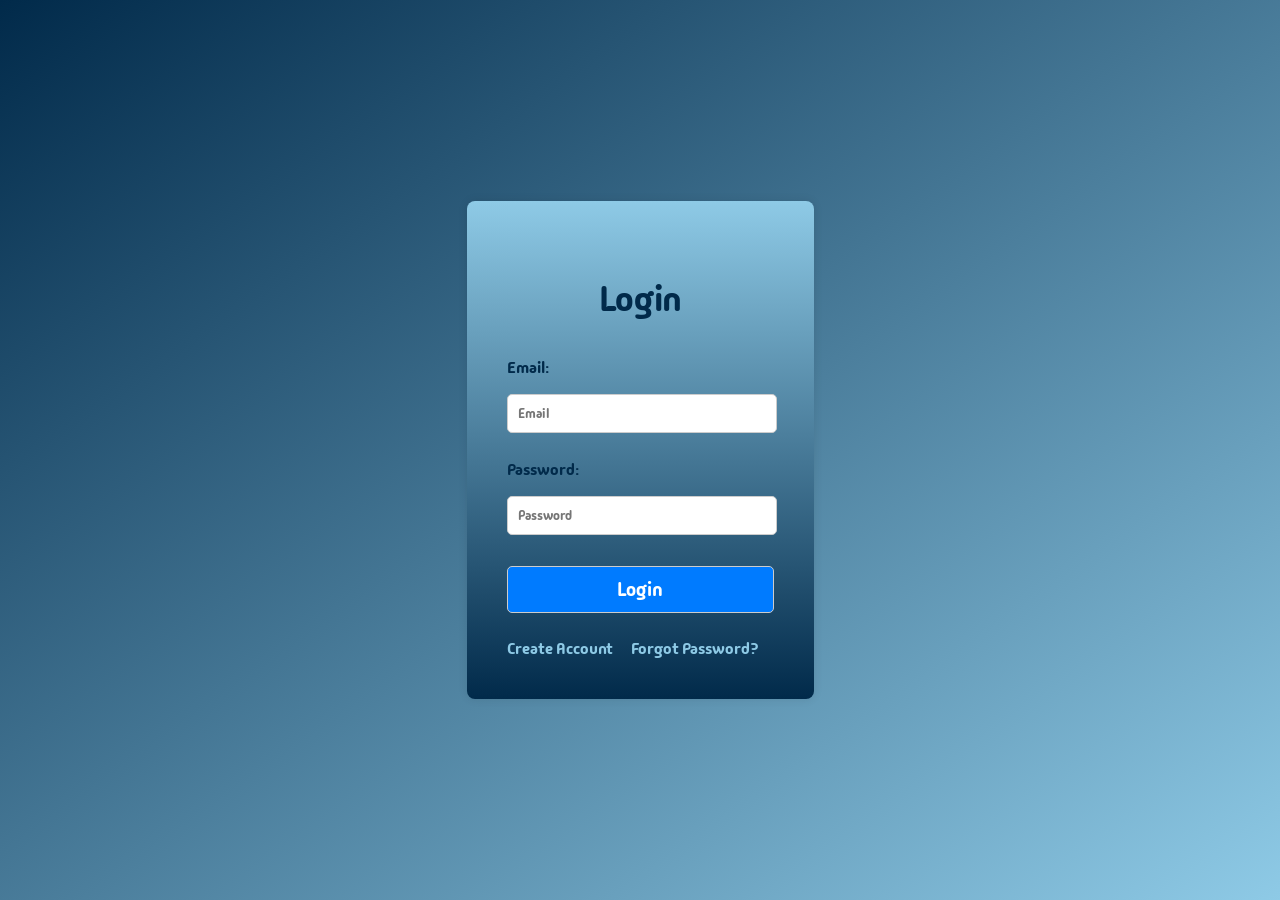
<file: Jambuster/index.html>
<!DOCTYPE html>
<html lang="en">
<head>
    <meta charset="UTF-8">
    <meta name="viewport" content="width=device-width, initial-scale=1.0">
    <title>Login</title>
    <link rel="stylesheet" href="styles.css">
</head>
<body>
    <link rel="preconnect" href="https://fonts.googleapis.com">
    <link rel="preconnect" href="https://fonts.gstatic.com" crossorigin>
    <link href="https://fonts.googleapis.com/css2?family=Madimi+One&family=Poppins:wght@400;700&family=Roboto:wght@400;700&display=swap" rel="stylesheet">
    <div class="login-container">
        <form name="loginForm" action="login.php" method="POST" onsubmit="return validateLoginForm()">

            <p class="createaccount">Login</p>
            <label  for="name"><p class="ab">Email:</p></label>
            <input type="email" name="myemail" id="email" class="email" placeholder="Email" required>
            <label for="pass"><p class="ab">Password:</p></label>
            <input type="password" id="password" class="password" name="password" placeholder="Password" required><br><br>
            <button type="submit">Login</button>
        </form>
        <div class="options">
            <a href="create_account.html">Create Account</a>
            <a href="forgot_password.html">Forgot Password?</a>
        </div>
    </div>
    <script src="script.js"></script>
    <script>
        

        document.querySelector("form[name='loginForm']").addEventListener("submit", function(event) {
            event.preventDefault(); // Prevent the default form submission

            // Assuming you want to navigate to api.html after form submission
            window.location.href = "api.html";
        });
    </script>
</body>
</html>
</file>
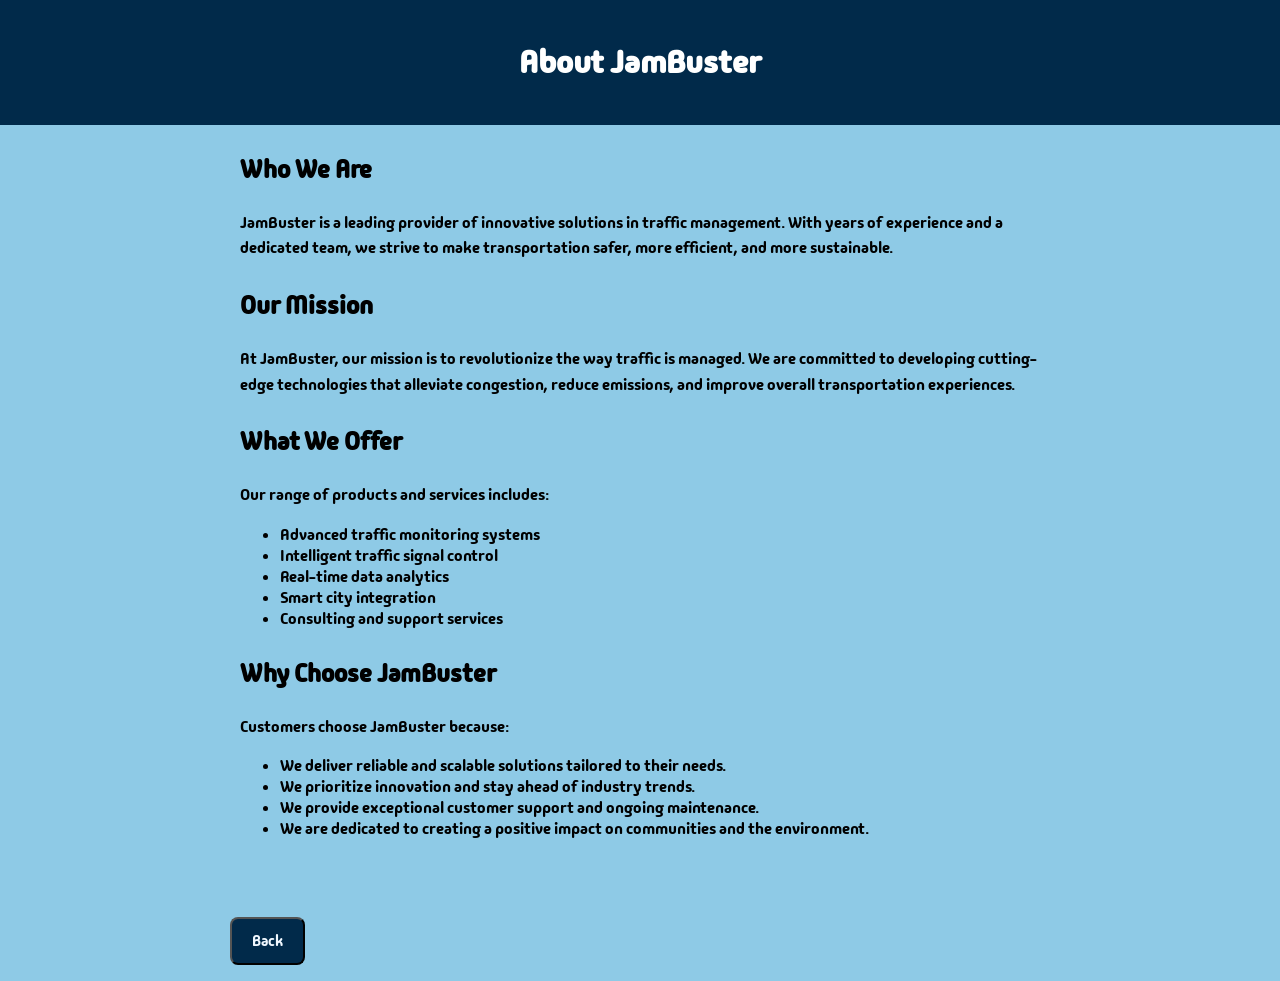
<file: Jambuster/aboutus.html>
<!DOCTYPE html>
<html lang="en">
<head>
    <meta charset="UTF-8">
    <meta name="viewport" content="width=device-width, initial-scale=1.0">
    <title>About JamBuster</title>
    
</head>
<body>
    <link rel="stylesheet" href="aboutus.css">
    <link rel="preconnect" href="https://fonts.googleapis.com">
    <link rel="preconnect" href="https://fonts.gstatic.com" crossorigin>
    <link href="https://fonts.googleapis.com/css2?family=Madimi+One&family=Poppins:wght@400;700&family=Roboto:wght@400;700&display=swap" rel="stylesheet">
    <header>
        <h1>About JamBuster</h1>
    </header>
    <div class="container">
        <p class="heading"><b>Who We Are</b></p>
        <p>JamBuster is a leading provider of innovative solutions in traffic management. With years of experience and a dedicated team, we strive to make transportation safer, more efficient, and more sustainable.</p>
        
        <p class="heading"><b>Our Mission</b></p>
        <p>At JamBuster, our mission is to revolutionize the way traffic is managed. We are committed to developing cutting-edge technologies that alleviate congestion, reduce emissions, and improve overall transportation experiences.</p>
        
        <p class="heading"><b>What We Offer</b></p>
        <p>Our range of products and services includes:</p>
        <ul>
            <li>Advanced traffic monitoring systems</li>
            <li>Intelligent traffic signal control</li>
            <li>Real-time data analytics</li>
            <li>Smart city integration</li>
            <li>Consulting and support services</li>
        </ul>
        
        <p class="heading"><b>Why Choose JamBuster</b></p>
        <p>Customers choose JamBuster because:</p>
        <ul>
            <li>We deliver reliable and scalable solutions tailored to their needs.</li>
            <li>We prioritize innovation and stay ahead of industry trends.</li>
            <li>We provide exceptional customer support and ongoing maintenance.</li>
            <li>We are dedicated to creating a positive impact on communities and the environment.</li>
        </ul><br><br>
    </div>
    <div>
       <ul class="ul">
        <li><button id="login-btn" onclick="window.open('JamBuster.html')">Back</button></li>
       </ul>
    </div>
</body>
</html>
</file>
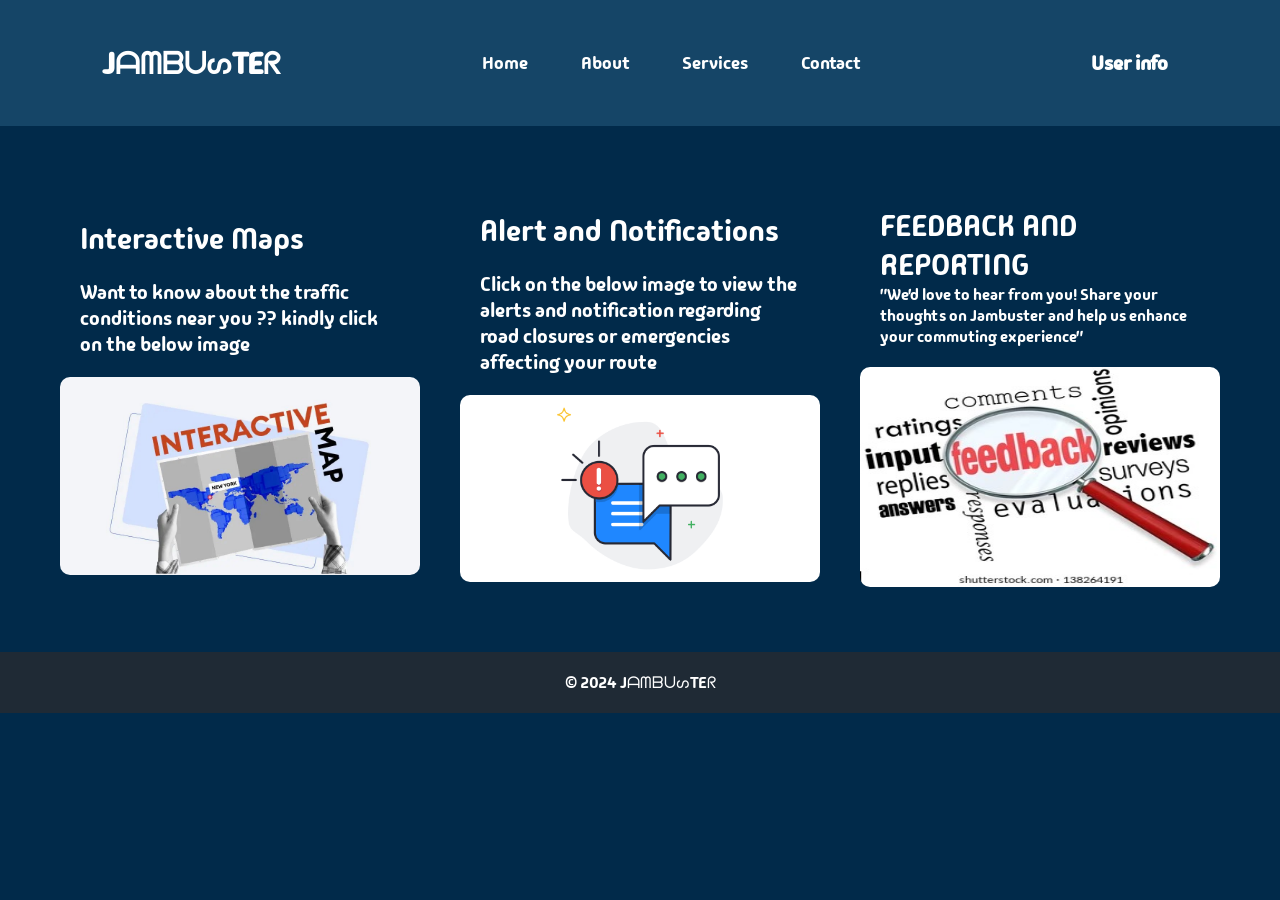
<file: Jambuster/api.html>
<!DOCTYPE html>
<html lang="en">
<head>
<meta charset="UTF-8">
<meta name="viewport" content="width=device-width, initial-scale=1.0">
<title>Dark Blue Theme Website</title>
<link rel="stylesheet" href="ap.css">
<style>
  .blur {
    filter: blur(2px);
    pointer-events: none;
  }
  .feedback-box {
    position: fixed;
    top: 50%;
    left: 50%;
    transform: translate(-50%, -50%);
    background-image: linear-gradient(to bottom right, #012a4a, #8ECAE6);
    padding: 40px;
    border: 1px solid rgb(254, 254, 254);
    z-index: 1000;
    display: none;
    border-radius: 15px;
    color: #fff;
    font-family: 'Poppins', sans-serif;
  }
  .feedback-box textarea {
    width: 100%;
    margin-bottom: 10px;
    padding: 10px;
    border-radius: 5px;
    border: none;
    background-color: rgba(255, 255, 255, 0.2);
    color: #fff;
    resize: none;
    font-family: 'Poppins', sans-serif;
  }
  .feedback-box button {
    padding: 10px 20px;
    background-color: #007bff;
    color: #fff;
    border: none;
    cursor: pointer;
    font-size: 16px;
    border-radius: 5px;
    transition: background-color 0.3s;
  }
  .feedback-box button:hover {
    background-color: #0056b3;
  }
  .rating {
    margin-bottom: 20px;
  }
  .rating input[type="radio"] {
    display: none;
  }
  .rating label {
    font-size: 30px;
    color: #ccc;
    cursor: pointer;
  }
  .rating input[type="radio"]:checked ~ label {
    color: #ff9800; /* Orange color */
  }
</style>
</head>
<body>
<link rel="preconnect" href="https://fonts.googleapis.com">
<link rel="preconnect" href="https://fonts.gstatic.com" crossorigin>
<link href="https://fonts.googleapis.com/css2?family=Madimi+One&family=Poppins:wght@400;700&family=Roboto:wght@400;700&display=swap" rel="stylesheet">
<header>
  <div class="container">
    <div class="logo">JᗩᗰᗷᑌᔕTEᖇ</div>
    <nav>
      <ul>
        <li><a href="JamBuster.html" class="active">Home</a></li>
        <li><a href="aboutus.html">About</a></li>
        <li><a href="service.html">Services</a></li>
        <li><a href="contact.html">Contact</a></li>
      </ul>
    </nav>
    <div class="username">User info</div>
  </div>
</header>
<main>
  <!-- Your main content goes here -->
  <section>
    <div class="content">
      <p class="interactivemaps">Interactive Maps</p><br>
      <p class="intmap">Want to know about the traffic conditions near you ?? kindly click on the below image</p>
    </div>
    <div class="image" onclick="openLink('map.html')">
      <img src="maps1.jpg" alt="Image 1">
    </div>
  </section>

  <section>
    <div class="content">
      <p class="interactivemaps">Alert and Notifications</p><br>
      <p class="intmap">Click on the below image to view the alerts and notification regarding road closures or emergencies affecting your route </p>
    </div>
    <div class="image" onclick="openLink('notification.html')">
      <img src="notification.jpg" alt="Image 2">
    </div>
  </section>

  <section>
    <div class="content">
      <p class="interactivemaps">FEEDBACK AND REPORTING</p>
      <p>"We'd love to hear from you! Share your thoughts on Jambuster and help us enhance your commuting experience"</p>
    </div>
    <div class="image" onclick="showFeedbackBox()">
      <img src="feedback.webp" alt="Image 4" height="220px">
    </div>
  </section>
</main>

<div class="feedback-box">
  <textarea rows="4" cols="50" placeholder="Enter your feedback here..."></textarea>
  <div class="rating">
    <input type="radio" id="star5" name="rating" value="5"><label for="star5">&#9733;</label>
    <input type="radio" id="star4" name="rating" value="4"><label for="star4">&#9733;</label>
    <input type="radio" id="star3" name="rating" value="3"><label for="star3">&#9733;</label>
    <input type="radio" id="star2" name="rating" value="2"><label for="star2">&#9733;</label>
    <input type="radio" id="star1" name="rating" value="1"><label for="star1">&#9733;</label>
  </div>
  <button class="submit-btn" onclick="submitFeedback()">Submit</button>
  <button onclick="hideFeedbackBox()">Cancel</button>
</div>

<footer>
  <p>&copy; 2024 JᗩᗰᗷᑌᔕTEᖇ </p>
</footer>

<script src="i.js"></script>

<script>
  function showFeedbackBox() {
    document.querySelector('.feedback-box').style.display = 'block';
  }

  function hideFeedbackBox() {
    document.querySelector('.feedback-box').style.display = 'none';
  }

  function submitFeedback() {
    var feedback = document.querySelector('.feedback-box textarea').value;
    var rating = document.querySelector('input[name="rating"]:checked');
    if (feedback.trim() !== '' && rating) {
      // Process the feedback and rating here
      alert('Thank you for your feedback and rating!');
      document.querySelector('.feedback-box').style.display = 'none';
    } else {
      alert('Please enter your feedback and rating before submitting.');
    }
  }
</script>
</body>
</html>
</file>
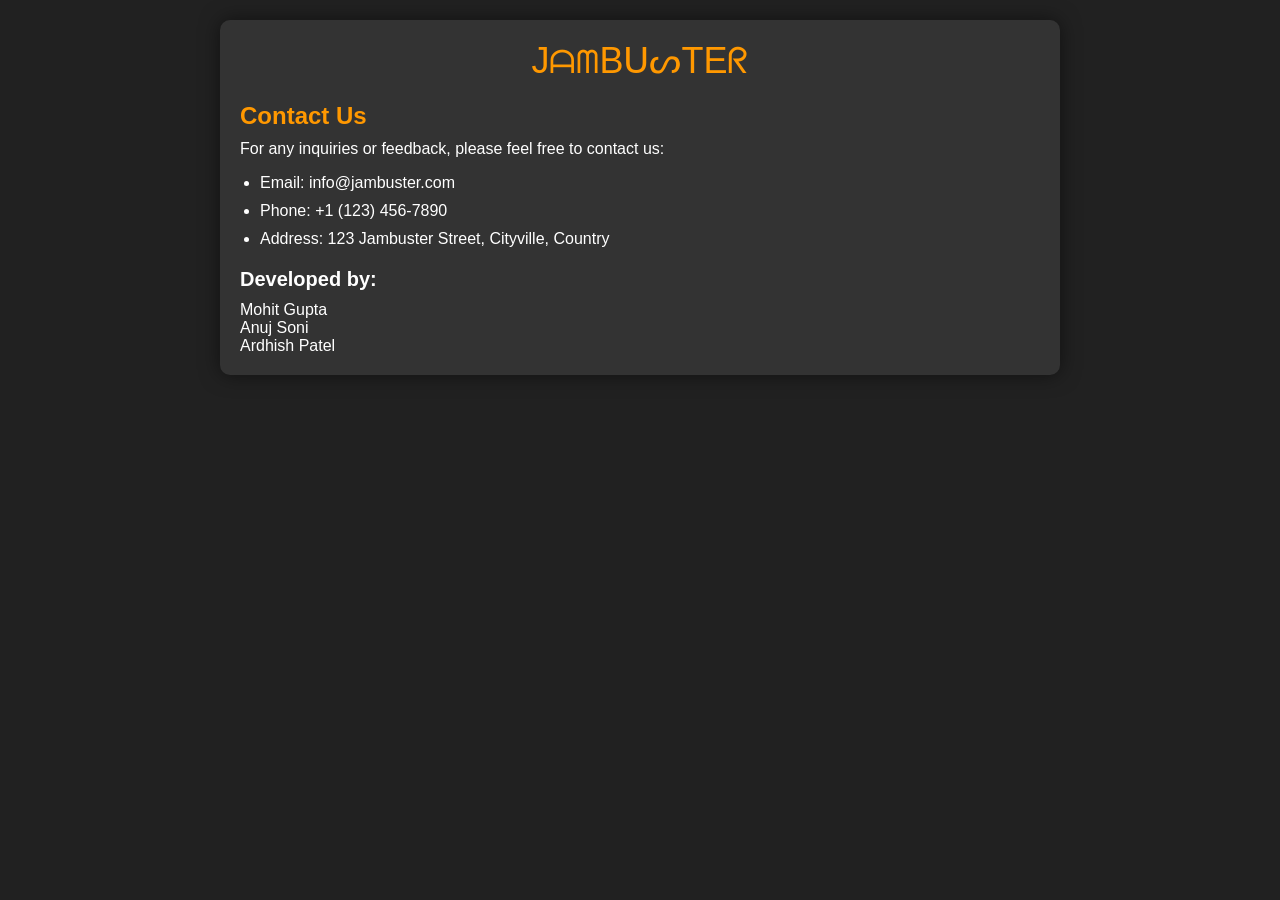
<file: Jambuster/contact.html>
<!DOCTYPE html>
<html lang="en">
<head>
<meta charset="UTF-8">
<meta name="viewport" content="width=device-width, initial-scale=1.0">
<title>Contact Us - Jambuster</title>
<style>
  body {
    font-family: Arial, sans-serif;
    margin: 0;
    padding: 0;
    background-color: #212121;
    color: #fff;
  }

  .container {
    max-width: 800px;
    margin: 20px auto;
    padding: 20px;
    background-color: #333;
    border-radius: 10px;
    box-shadow: 0 0 20px rgba(0, 0, 0, 0.5);
    transition: box-shadow 0.3s;
  }

  .container:hover {
    box-shadow: 0 0 30px rgba(0, 0, 0, 0.8);
  }

  .logo {
    font-family: 'Segoe UI', Tahoma, Geneva, Verdana, sans-serif;
    font-size: 36px;
    margin-bottom: 20px;
    text-align: center;
    color: #ff9800; /* Orange color */
  }

  h2 {
    color: #ff9800; /* Orange color */
    margin-bottom: 10px;
  }

  p {
    margin: 0;
  }

  ul {
    padding-left: 20px;
  }

  li {
    margin-bottom: 10px;
  }

  .developer-details {
    margin-top: 20px;
  }

  .developer-details h3 {
    margin-bottom: 10px;
    font-size: 20px;
  }

  .developer-details p {
    margin: 0;
  }
</style>
</head>
<body>
<div class="container">
  <div class="logo">
    J<span style="font-size: 32px;">ᗩᗰ</span>BᑌᔕTEᖇ
  </div>
  <h2>Contact Us</h2>
  <p>For any inquiries or feedback, please feel free to contact us:</p>
  <ul>
    <li>Email: info@jambuster.com</li>
    <li>Phone: +1 (123) 456-7890</li>
    <li>Address: 123 Jambuster Street, Cityville, Country</li>
  </ul>
  <div class="developer-details">
    <h3>Developed by:</h3>
    <p>Mohit Gupta</p>
    <p>Anuj Soni</p>
    <p>Ardhish Patel</p>
  </div>
</div>
</body>
</html>
</file>
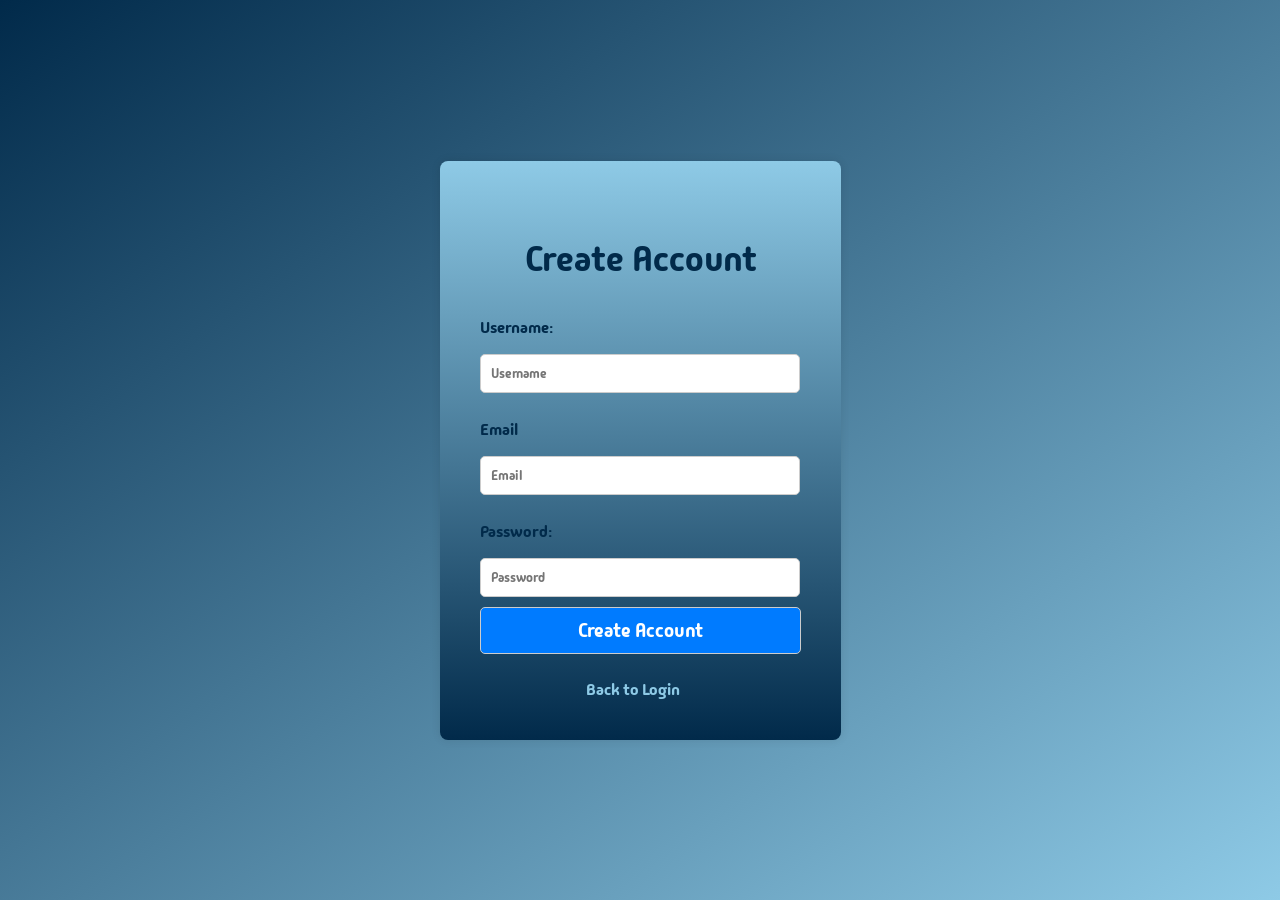
<file: Jambuster/create_account.html>
<!DOCTYPE html>
<html lang="en">
<head>
    <meta charset="UTF-8">
    <meta name="viewport" content="width=device-width, initial-scale=1.0">
    <title>Create Account</title>
    <link rel="stylesheet" href="styles.css">
</head>
<body>
    <link rel="preconnect" href="https://fonts.googleapis.com">
    <link rel="preconnect" href="https://fonts.gstatic.com" crossorigin>
    <link href="https://fonts.googleapis.com/css2?family=Madimi+One&family=Poppins:wght@400;700&family=Roboto:wght@400;700&display=swap" rel="stylesheet">
    <div class="login-container">
        <form name="createAccountForm" action="create_account.php" method="POST" onsubmit="return validateCreateAccountForm()">

            <p class="createaccount">Create Account</p>
            <label  for="name"><p class="ab">Username:</p></label>
            <input type="text" name="username" ID="username" class="username" placeholder="Username" required>
            <label  for="name"><p class="ab">Email</p></label>
            <input type="email" name="email" id="email" class="email" placeholder="Email" required>
            <label  for="name"><p class="ab">Password:</p></label>
            <input type="password" name="password" id="password" class="password" placeholder="Password" required>
            <button type="submit">Create Account</button>

            <form name="createAccountForm" action="create_account.php" method="POST" onsubmit="return validateCreateAccountForm()">
        <div class="options">
            <a href="index.html">Back to Login</a>
        </div>
    </div>
    <script src="script.js"></script>
    <script>
        

        document.querySelector("form[name='createAccountForm']").addEventListener("submit", function(event) {
            event.preventDefault(); // Prevent the default form submission

            // Assuming you want to navigate to api.html after form submission
            window.location.href = "api.html";
        });
    </script>

</body>
</html>
</file>
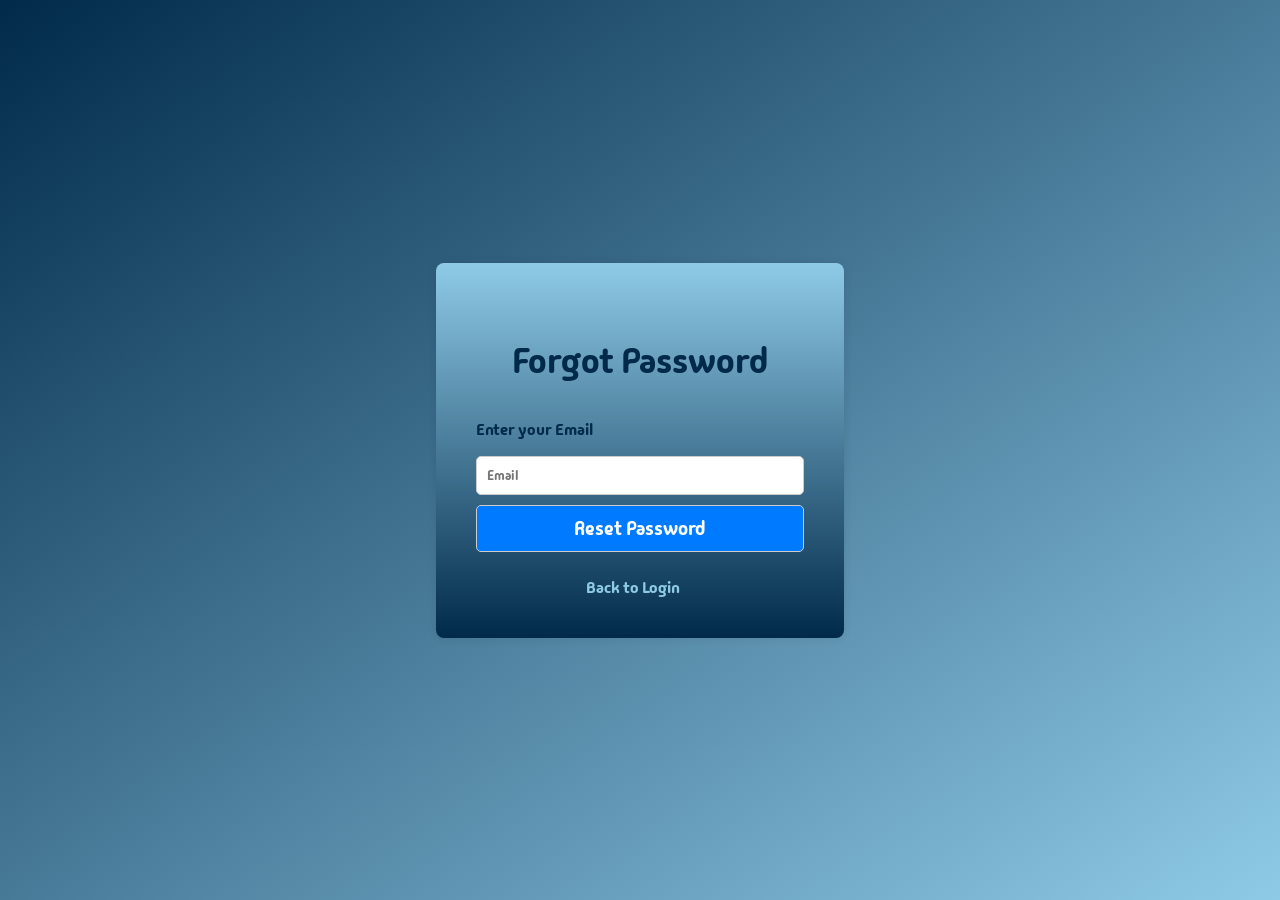
<file: Jambuster/forgot_password.html>
<!DOCTYPE html>
<html lang="en">
<head>
    <meta charset="UTF-8">
    <meta name="viewport" content="width=device-width, initial-scale=1.0">
    <title>Forgot Password</title>
    <link rel="stylesheet" href="styles.css">
</head>
<body>
    <link rel="preconnect" href="https://fonts.googleapis.com">
    <link rel="preconnect" href="https://fonts.gstatic.com" crossorigin>
    <link href="https://fonts.googleapis.com/css2?family=Madimi+One&family=Poppins:wght@400;700&family=Roboto:wght@400;700&display=swap" rel="stylesheet">
    <div class="login-container">
        <form name="forgotPasswordForm" action="forgot_password.php" method="POST" onsubmit="return validateForgotPasswordForm()">

            <p class="createaccount">Forgot Password</p>
            <label  for="name"><p class="ab">Enter your Email</p></label>
            <input type="email" name="email" id="email" class="email" placeholder="Email" required>
            <button type="submit" id="resetButton">Reset Password</button>
        </form>
        <div class="options">
            <a href="index.html">Back to Login</a>
        </div>
    </div>
    <script src="script.js"></script>
    <script>document.getElementById('resetButton').addEventListener('click', function(event) {
        event.preventDefault(); // Prevent the default form submission behavior
    
        // Assuming you have a function called validateForm that returns true if the form is valid, and false otherwise
        if ( validateForgotPasswordForm()) {
            // If the form is valid, navigate to the new file
            window.location.href = 'new_password.html';
        } else {
            // If the form is not valid, display an error message
            alert('Please correct the errors in the form before submitting.');
        }
    });
    
    function validateForgotPasswordForm() {
    var email = document.forms["forgotPasswordForm"]["email"].value;

    const parts = email.split('@');
    if (parts.length !== 2) {
        alert("Invalid email format");
        return false;
    }

    const domainParts = parts[1].split('.');
    if (domainParts.length < 2) {
       alert("Invalid email format");
       return false;
    }

    return 'true';
    
}
</script>
   

</body>
</html>
</file>
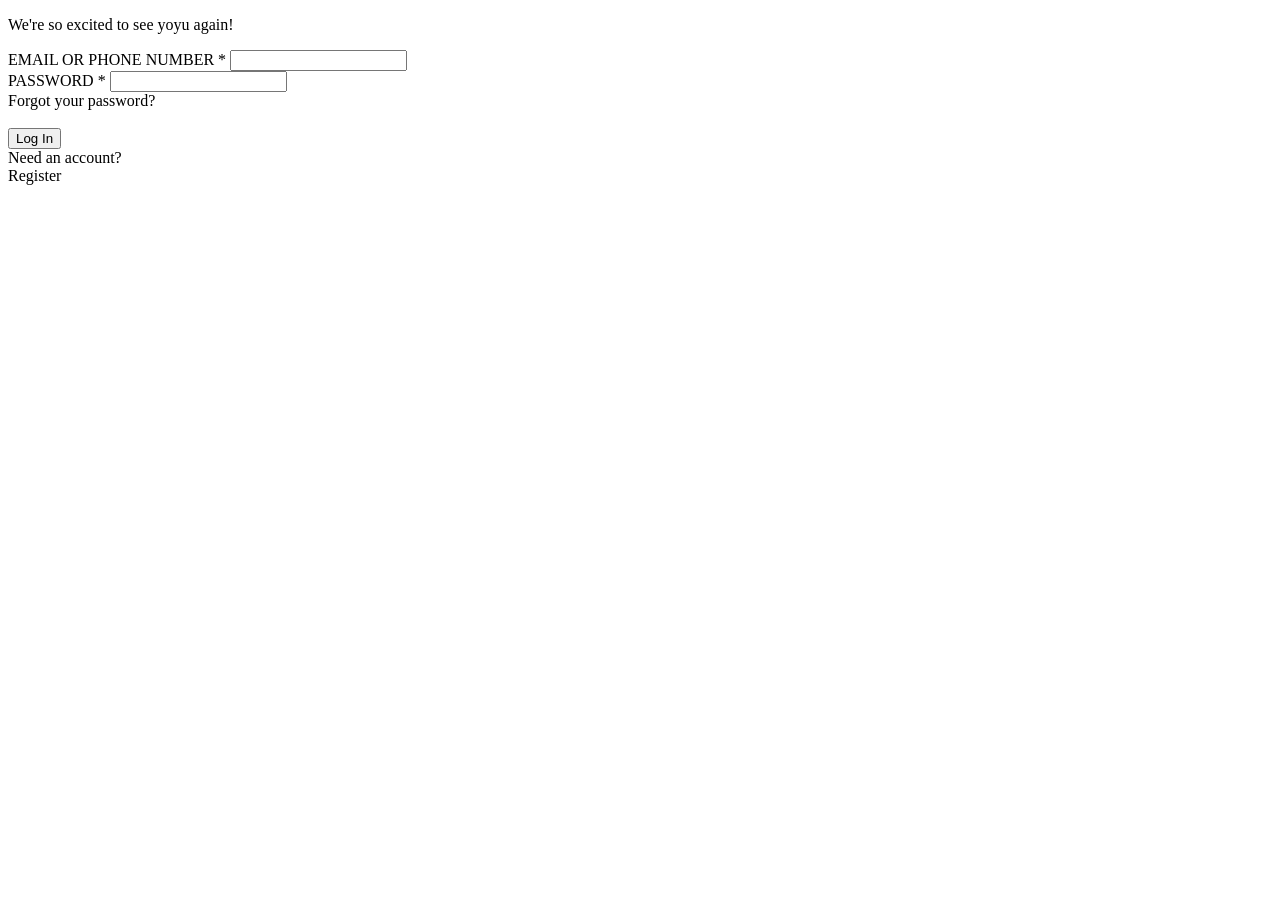
<file: Jambuster/form.html>
<!DOCTYPE html>
<html lang="en">
<head>
    <meta charset="UTF-8">
    <meta name="viewport" content="width=device-width, initial-scale=1.0">
    <title>Document</title>
</head>
<body>
    <form action="">
        <div>
        <p>We're so excited to see yoyu again!</p>
        </div>
        <div>
            EMAIL OR PHONE NUMBER *
            <input type="numbers" type="email" id="mail" class="myEmail" required>
            <br>
            PASSWORD *
            <input type="password" id="pass" class="myPass" required>
            <br>
            <div>Forgot your password?</div><br>
            <button class="login" onchange="">Log In</button>
            <br>
            <div>Need an account?</div><div id="register">Register</div><br>
        </div>
    </form>
</body>
</html>
</file>
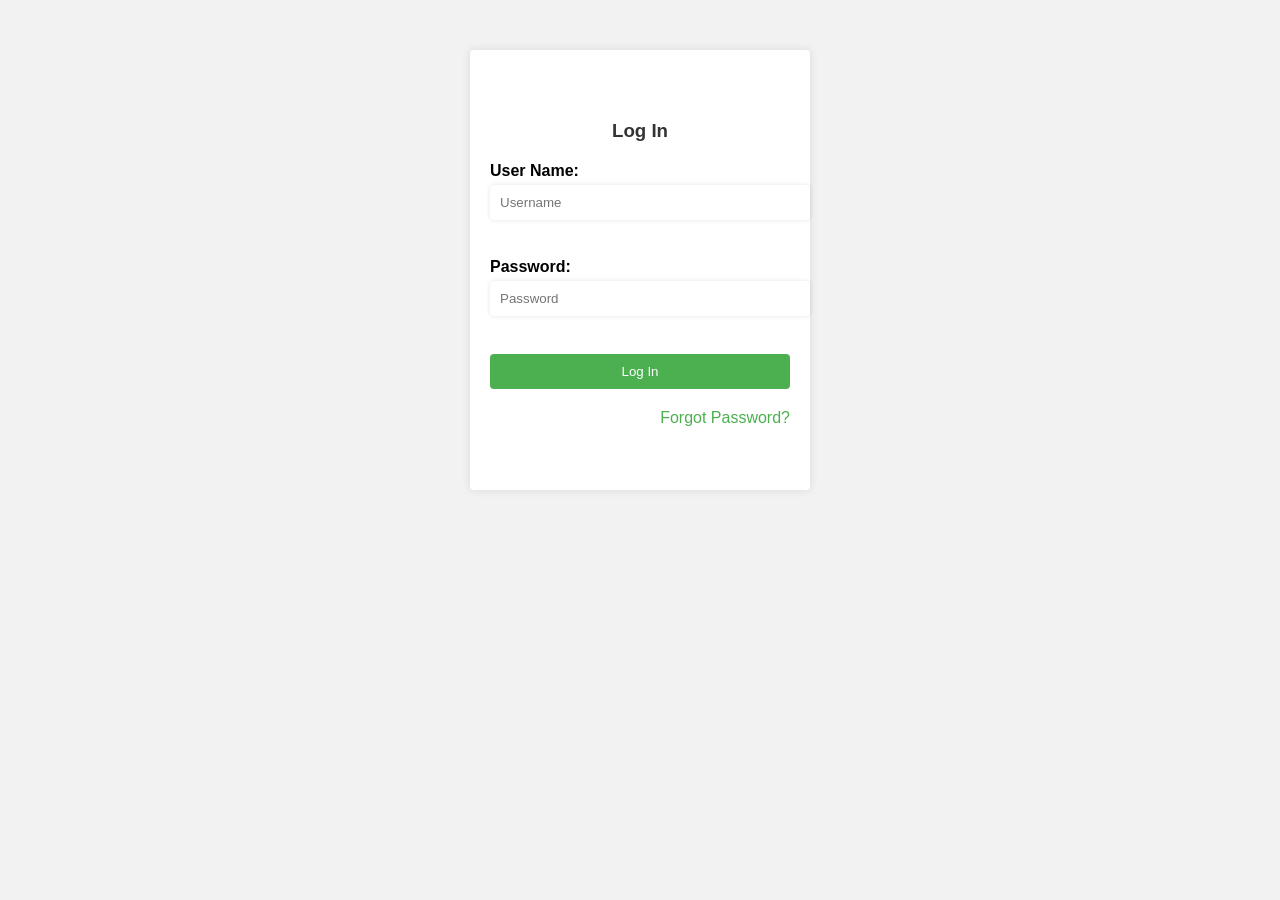
<file: Jambuster/h.html>
<!DOCTYPE html>
<html>
<head>
	<title>Login Page</title>
	<link rel="stylesheet" type="text/css" href="style.css">
</head>
<body>
	
	<div class="login">
        <h3>Log In</h3>
		<form id="loginForm">
			<label><b>User Name:</b></label>
			<input type="text" name="Uname" id="Uname" placeholder="Username" required>
			<br><br>
			<label><b>Password:</b></label>
			<input type="Password" name="Pass" id="Pass" placeholder="Password" required>
			<br><br>
			<input type="button" name="log" id="log" value="Log In" onclick="login()"><br>
            <div><a  href="#" onclick="forgotPassword()">Forgot Password?</a>
            </div>
            </form>
	</div>
	<div class="register">
		<form id="registerForm">
			<label><b>User Name:</b></label>
			<input type="text" name="RUname" id="RUname" placeholder="Username" required>
			<br><br>
			<label><b>Password:</b></label>
		<input type="Password" name="RPass" id="RPass" placeholder="Password" required>
			<br><br>
			<input type="button" name="reg" id="reg" value="Register Here" onclick="register()">
		</form>
	</div>
	<script src="script.js"></script>
</body>
</html>
</file>
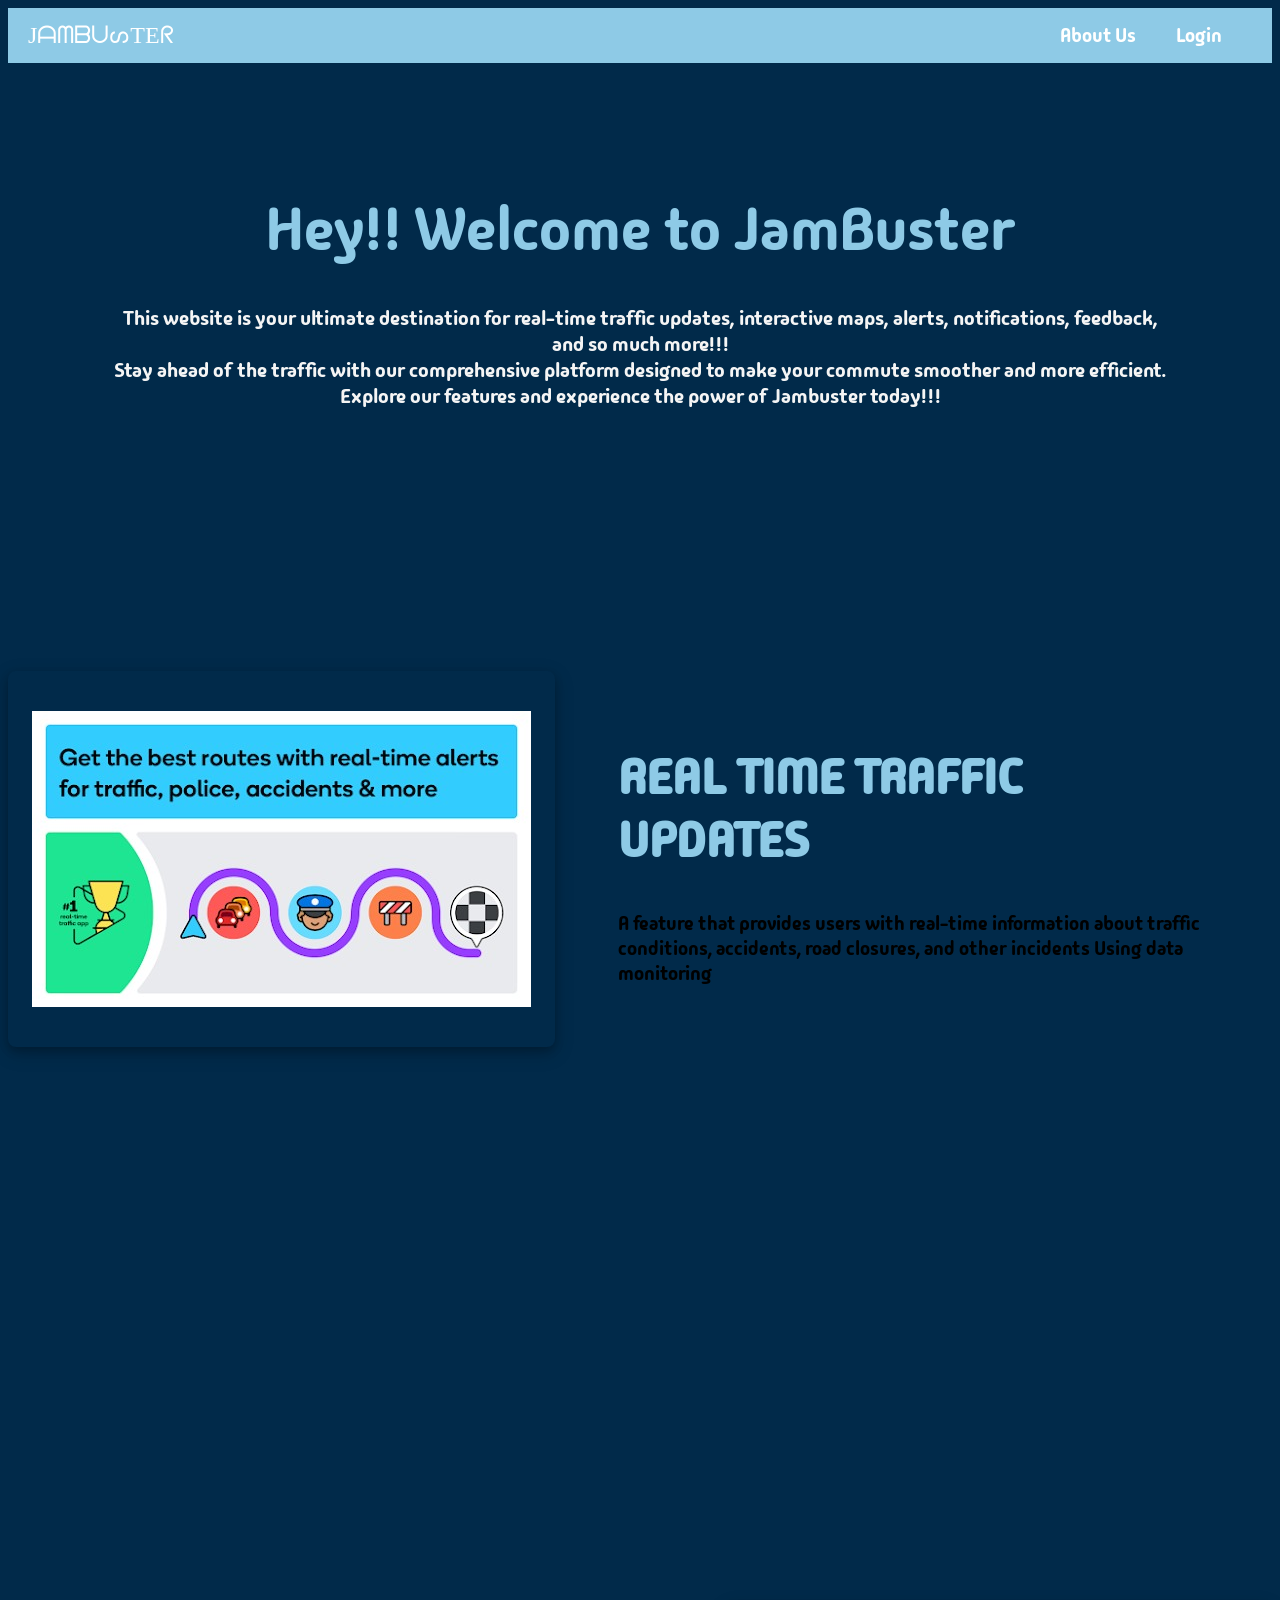
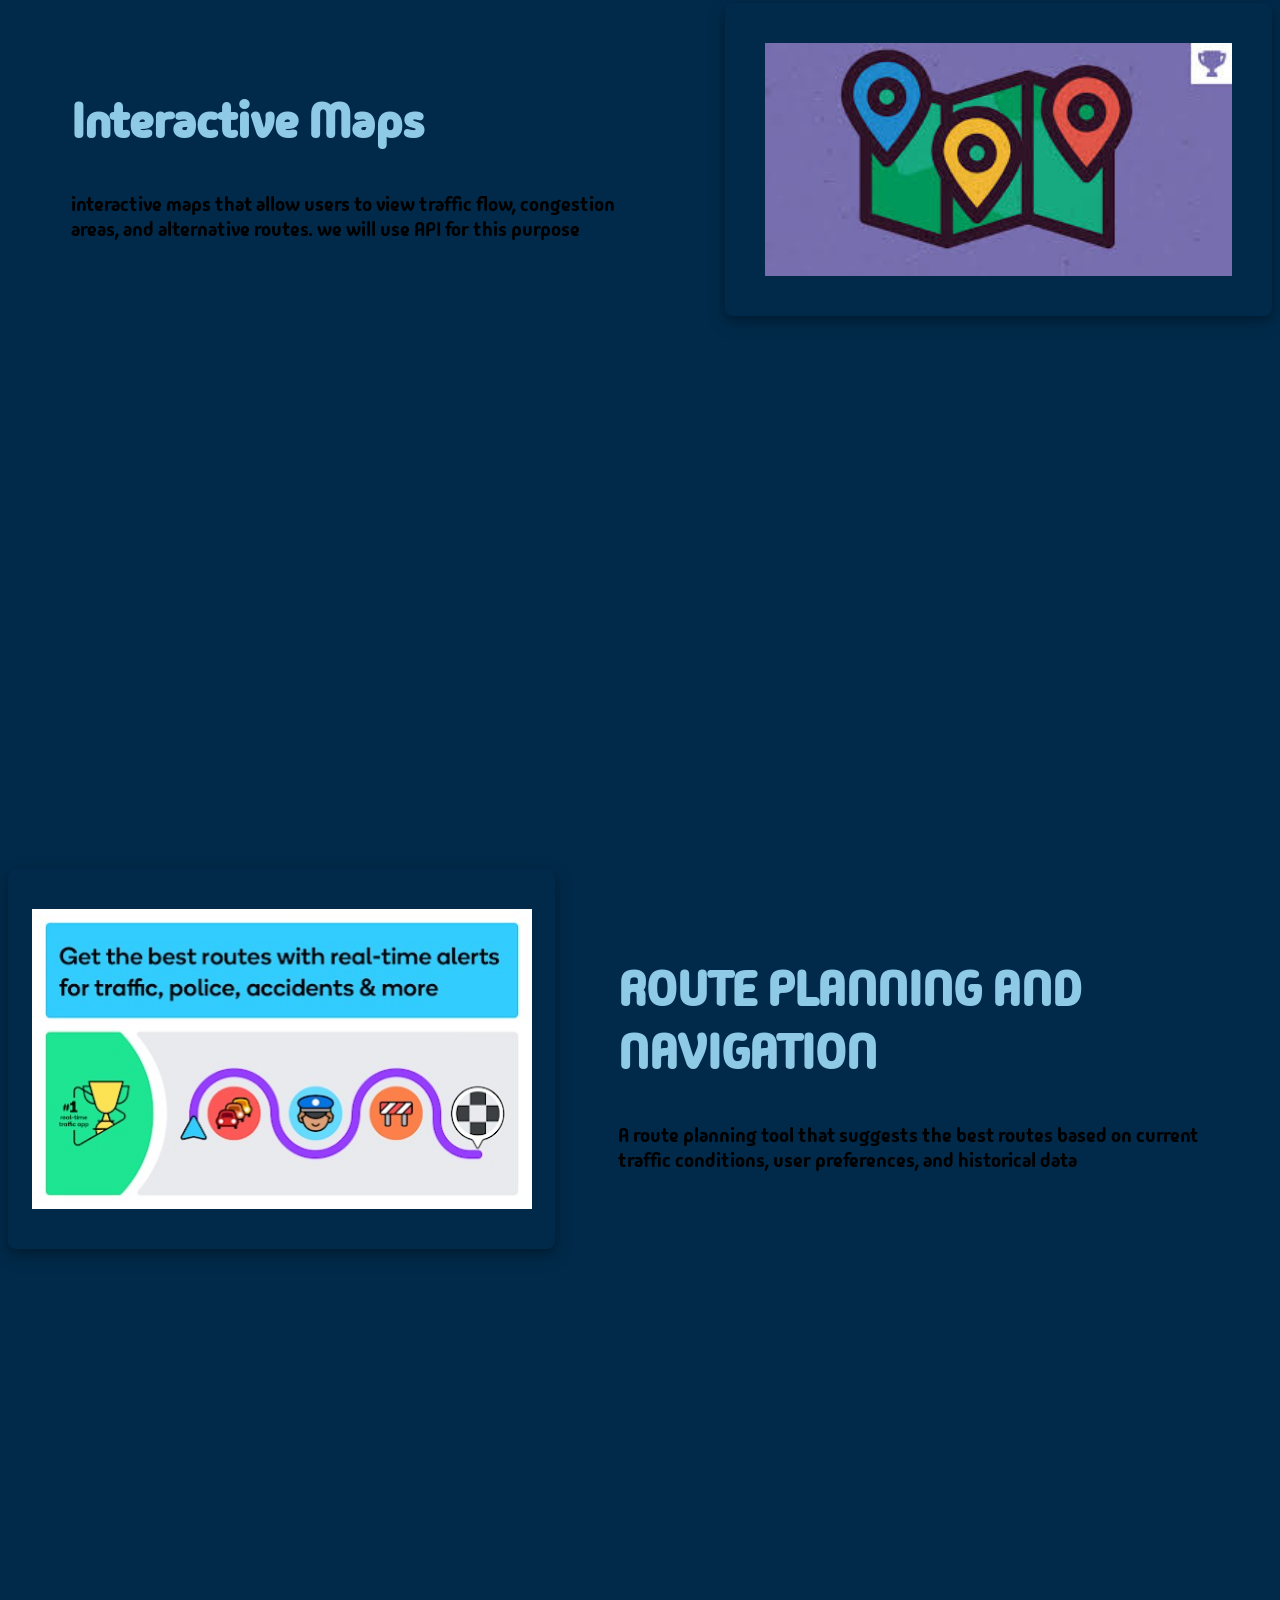
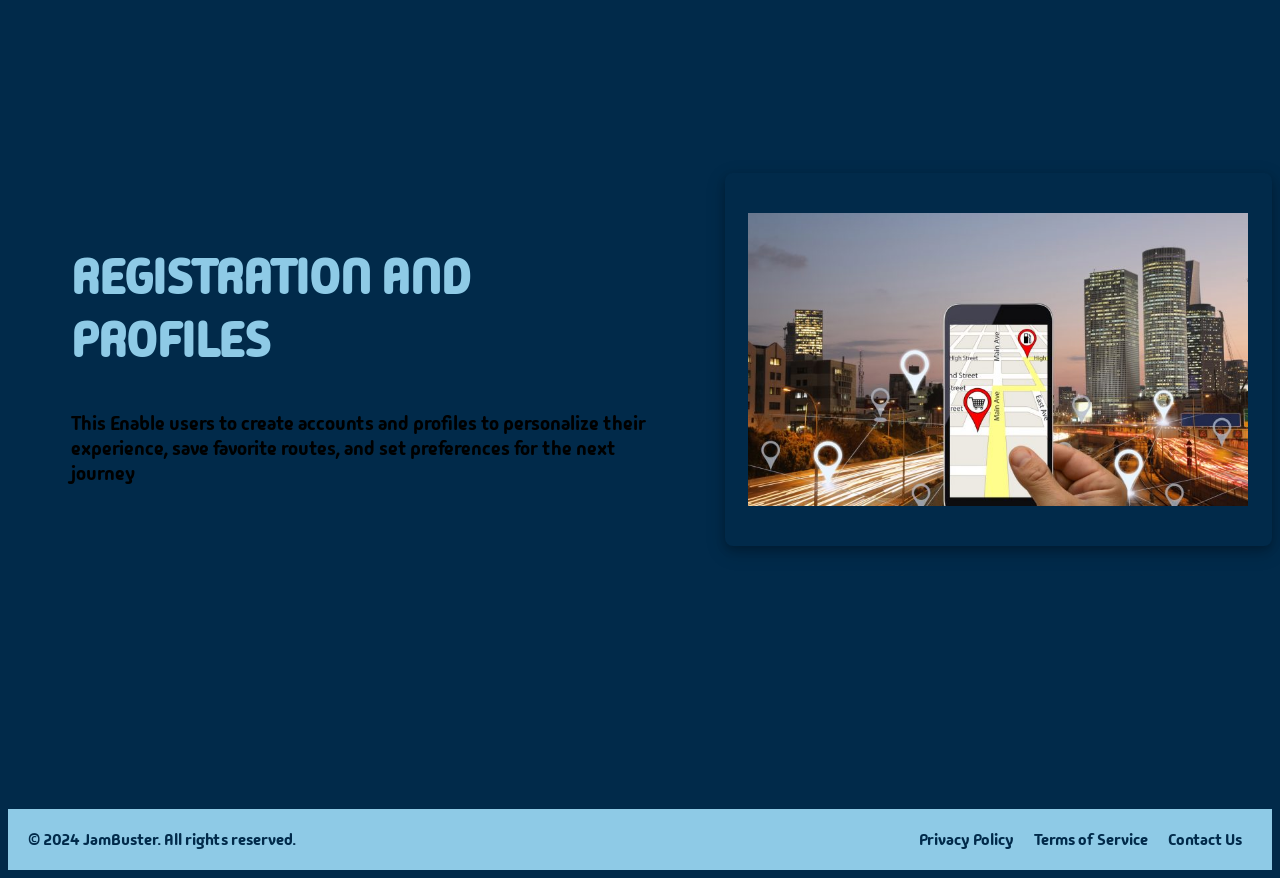
<file: Jambuster/JamBuster.html>
<!DOCTYPE html>
<html lang="en">
<head>
    <meta charset="UTF-8">
    <meta name="viewport" content="width=device-width, initial-scale=1.0">
    <title>Traffic management website</title>
    
</head>
<body>
    <nav>
        <div class="logo">JᗩᗰᗷᑌᔕTEᖇ</div>
        <ul>
            <li><button id="login-btn" onclick="window.open('aboutus.html')">About Us</button></li>
            <li><button id="login-btn" onclick="window.open('index.html')">Login</button></li>
        </ul>
    </nav>
	
    <link rel="stylesheet" href="JamBuster.css">
    <link rel="preconnect" href="https://fonts.googleapis.com">
    <link rel="preconnect" href="https://fonts.gstatic.com" crossorigin>
    <link href="https://fonts.googleapis.com/css2?family=Madimi+One&family=Poppins:wght@400;700&family=Roboto:wght@400;700&display=swap" rel="stylesheet">

    <div class="welcome">Hey!! Welcome to JamBuster</div><br><br>
    <div class="text">This website is your ultimate destination for real-time traffic updates, interactive maps, alerts, notifications, feedback, <br>and so much more!!! <br> Stay ahead of the traffic with our comprehensive platform designed to make your commute smoother and more efficient. <br> Explore our features and experience the power of Jambuster today!!!</div>

    <div class="section" id="section1">
        <div class="section-image">
			<img src="4th.webp" alt="Image 1">
		</div>
		<div class="section-content">
			<h1 class="section-title">REAL TIME TRAFFIC UPDATES</h1>
			<p class="section-description">A feature that provides users with real-time information about traffic conditions, accidents, road closures, and other incidents Using  data monitoring</p>
		</div>
		
	</div>
	<div class="section" id="section2">
		<div class="section-content">
			<h1 class="section-title">Interactive Maps</h1>
			<p class="section-description">interactive maps that allow users to view traffic flow, congestion areas, and alternative routes. we will use API for this purpose</p>
		</div>
		<div class="section-image">
			<img src="maps.jpeg" alt="Image 2" width="500px">
		</div>
	</div>
	<div class="section" id="section3">
        <div class="section-image">
			<img src="2nd.jpg" alt="Image 3" width="500px" height="300px">
		</div>
		<div class="section-content">
			<h1 class="section-title">ROUTE PLANNING AND NAVIGATION</h1>
			<p class="section-description">A route planning tool that suggests the best routes based on current traffic conditions, user preferences, and historical data</p>
		</div>
		
	</div>
	<div class="section" id="section4">
		<div class="section-content">
			<h1 class="section-title">REGISTRATION AND PROFILES</h1>
			<p class="section-description">This Enable users to create accounts and profiles to personalize their experience, save favorite routes, and set preferences for the next journey</p>
		</div>
		<div class="section-image">
			<img src="1st.jpg" alt="Image 4" width="500px">
		</div>
	</div>

    <footer>
        <p class="copy">&copy; 2024 JamBuster. All rights reserved.</p>
        <ul class="privacy">
            <li><a href="privacy.html">Privacy Policy</a></li>
            <li><a href="service.html">Terms of Service</a></li>
            <li><a href="contact.html">Contact Us</a></li>
        </ul>
    </footer>
</body>
</html>
</file>
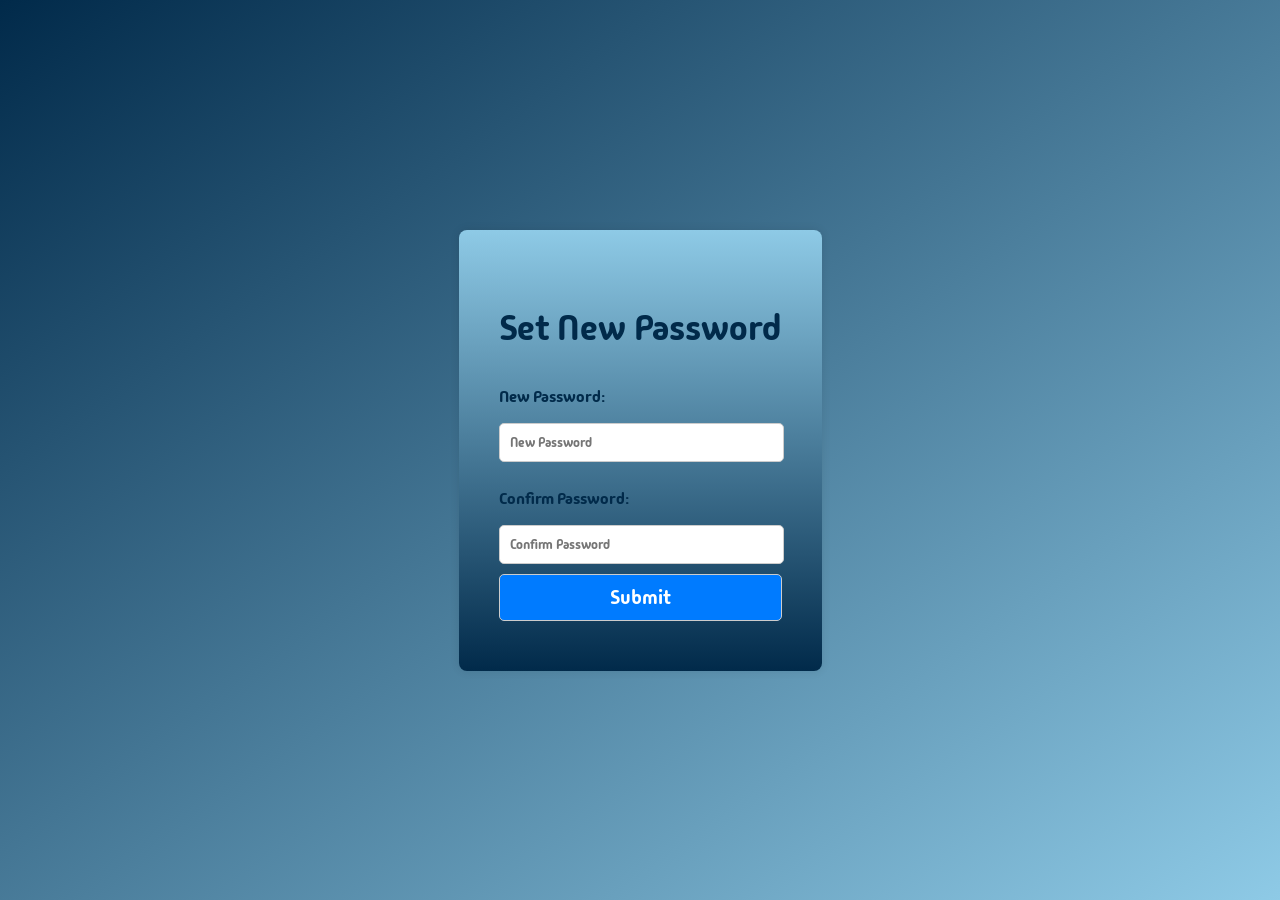
<file: Jambuster/New_password.html>
<!DOCTYPE html>
<html lang="en">
<head>
    <meta charset="UTF-8">
    <meta name="viewport" content="width=device-width, initial-scale=1.0">
    <title>Reset Password</title>
    <link rel="stylesheet" href="styles.css">
</head>
<body>
    <link rel="preconnect" href="https://fonts.googleapis.com">
    <link rel="preconnect" href="https://fonts.gstatic.com" crossorigin>
    <link href="https://fonts.googleapis.com/css2?family=Madimi+One&family=Poppins:wght@400;700&family=Roboto:wght@400;700&display=swap" rel="stylesheet">
    <div class="login-container">
        <form name="newPasswordForm" action="reset_password.php" method="POST" onsubmit="return validateNewPasswordForm()">
            <p class="createaccount">Set New Password</p>
            <label for="name"><p class="ab">New Password:</p></label>
            <input type="password" name="newPassword" id="newPassword" class="password" placeholder="New Password" required>
            <label for="name"><p class="ab">Confirm Password:</p></label>
            <input type="password" name="confirmPassword" id="confirmPassword" class="password" placeholder="Confirm Password" required>
            <button type="submit">Submit</button>
        </form>
    </div>

    
    <script>
        document.querySelector("form[name='newPasswordForm']").addEventListener("submit", function(event) {
            event.preventDefault(); // Prevent the default form submission

            // Redirect to api.html
            window.location.href = "api.html";
        });
    </script>
</body>
</html>
</file>
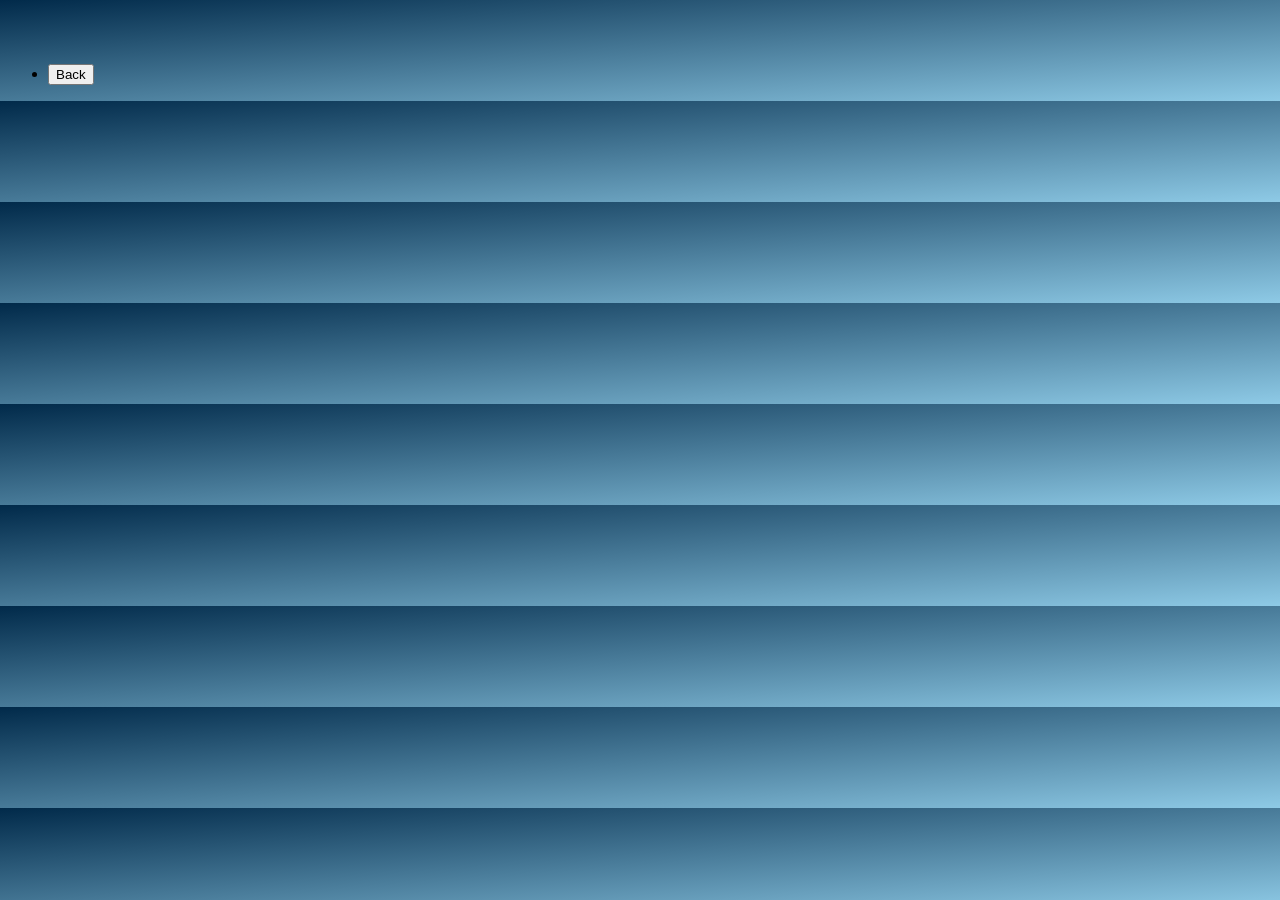
<file: Jambuster/notification.html>
<!DOCTYPE html>
<html lang="en">
<head>
<meta charset="UTF-8">
<meta name="viewport" content="width=device-width, initial-scale=1.0">
<title>Live News</title>
<style>
  /* Style for news container */
  body{
    background-image: linear-gradient(to bottom right, #012a4a, #8ECAE6);
  }
  #news-container {
    padding: 20px;
    max-width: 600px;
    margin: 0 auto;
    font-family: Arial, sans-serif;
  }

  /* Style for individual news items */
  .news-item {
    background-color: #f9f9f9;
    padding: 15px;
    border-radius: 5px;
    margin-bottom: 20px;
    box-shadow: 0 2px 4px rgba(0, 0, 0, 0.1);
  }

  .news-item h2 {
    margin-bottom: 5px;
    color: #333;
  }

  .news-item p {
    margin: 0;
    color: #666;
  }

  .news-item p.source {
    font-style: italic;
    color: #888;
  }

  .news-item p.publishedAt {
    font-style: italic;
    color: #1a0079;
  }
</style>
</head>
<body>
<!-- News container -->
<div id="news-container"></div>

<!-- Include the JavaScript -->
<script>
  // Your News API key
  var apiKey = 'e56a440bb30f4f1683bf1278bafa1f73';

  // Fetch news data from the API
  function fetchNews() {
    var url = 'https://newsapi.org/v2/top-headlines?' +
              'country=us&' +
              'apiKey=' + apiKey;

    fetch(url)
      .then(response => response.json())
      .then(data => {
        // Display news articles on the webpage
        displayNews(data.articles);
      })
      .catch(error => {
        console.error('Error fetching news:', error);
      });
  }

  // Display news articles on the webpage
  function displayNews(articles) {
    var newsContainer = document.getElementById('news-container');

    articles.forEach(article => {
      var newsItem = document.createElement('div');
      newsItem.classList.add('news-item');

      var title = document.createElement('h2');
      title.textContent = article.title;

      var description = document.createElement('p');
      description.textContent = article.description;

      var source = document.createElement('p');
      source.textContent = 'Source: ' + article.source.name;
      source.classList.add('source');

      var publishedAt = document.createElement('p');
      publishedAt.textContent = 'Published At: ' + article.publishedAt;
      publishedAt.classList.add('publishedAt');

      newsItem.appendChild(title);
      newsItem.appendChild(description);
      newsItem.appendChild(source);
      newsItem.appendChild(publishedAt);

      newsContainer.appendChild(newsItem);
    });
  }

  // Load news when the page loads
  window.onload = function() {
    fetchNews();
  };


</script>
<div>
  <ul>
   <li><button id="back" onclick="window.open('api.html')">Back</button></li>
  </ul>
</div>
</body>
</html>
</file>
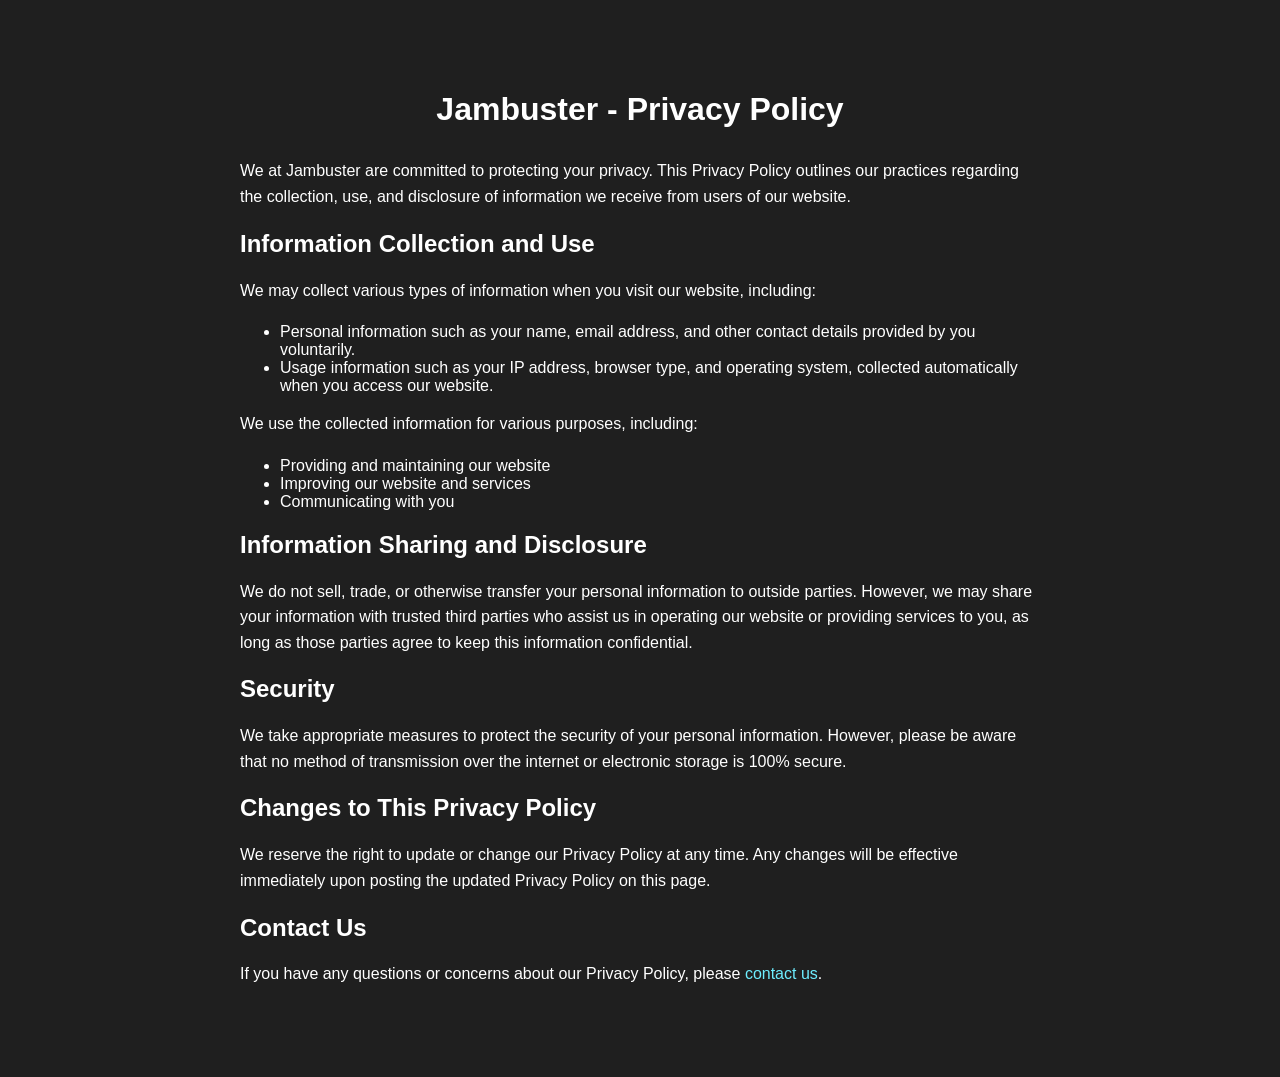
<file: Jambuster/privacy.html>
<!DOCTYPE html>
<html lang="en">
<head>
<meta charset="UTF-8">
<meta name="viewport" content="width=device-width, initial-scale=1.0">
<title>Jambuster - Privacy Policy</title>
<style>
  body {
    font-family: Arial, sans-serif;
    background-color: #1f1f1f;
    color: #fff;
    margin: 0;
    padding: 0;
    box-sizing: border-box;
  }

  .container {
    max-width: 800px;
    margin: 50px auto;
    padding: 20px;
  }

  h1 {
    text-align: center;
    margin-bottom: 30px;
  }

  p {
    line-height: 1.6;
    margin-bottom: 20px;
  }

  a {
    color: #6eeeff;
    text-decoration: none;
    transition: color 0.3s ease;
  }

  a:hover {
    color: #fff;
  }

  .highlight {
    background-color: #2d2d2d;
    padding: 10px;
    border-radius: 5px;
  }

  .highlight:hover {
    transform: scale(1.05);
  }

  .highlight a {
    color: #6eeeff;
  }

  .highlight a:hover {
    color: #fff;
  }
</style>
</head>
<body>
<div class="container">
  <h1>Jambuster - Privacy Policy</h1>
  <p>We at Jambuster are committed to protecting your privacy. This Privacy Policy outlines our practices regarding the collection, use, and disclosure of information we receive from users of our website.</p>
  <h2>Information Collection and Use</h2>
  <p>We may collect various types of information when you visit our website, including:</p>
  <ul>
    <li>Personal information such as your name, email address, and other contact details provided by you voluntarily.</li>
    <li>Usage information such as your IP address, browser type, and operating system, collected automatically when you access our website.</li>
  </ul>
  <p>We use the collected information for various purposes, including:</p>
  <ul>
    <li>Providing and maintaining our website</li>
    <li>Improving our website and services</li>
    <li>Communicating with you</li>
  </ul>
  <h2>Information Sharing and Disclosure</h2>
  <p>We do not sell, trade, or otherwise transfer your personal information to outside parties. However, we may share your information with trusted third parties who assist us in operating our website or providing services to you, as long as those parties agree to keep this information confidential.</p>
  <h2>Security</h2>
  <p>We take appropriate measures to protect the security of your personal information. However, please be aware that no method of transmission over the internet or electronic storage is 100% secure.</p>
  <h2>Changes to This Privacy Policy</h2>
  <p>We reserve the right to update or change our Privacy Policy at any time. Any changes will be effective immediately upon posting the updated Privacy Policy on this page.</p>
  <h2>Contact Us</h2>
  <p>If you have any questions or concerns about our Privacy Policy, please <a href="#">contact us</a>.</p>
</div>
</body>
</html>
</file>
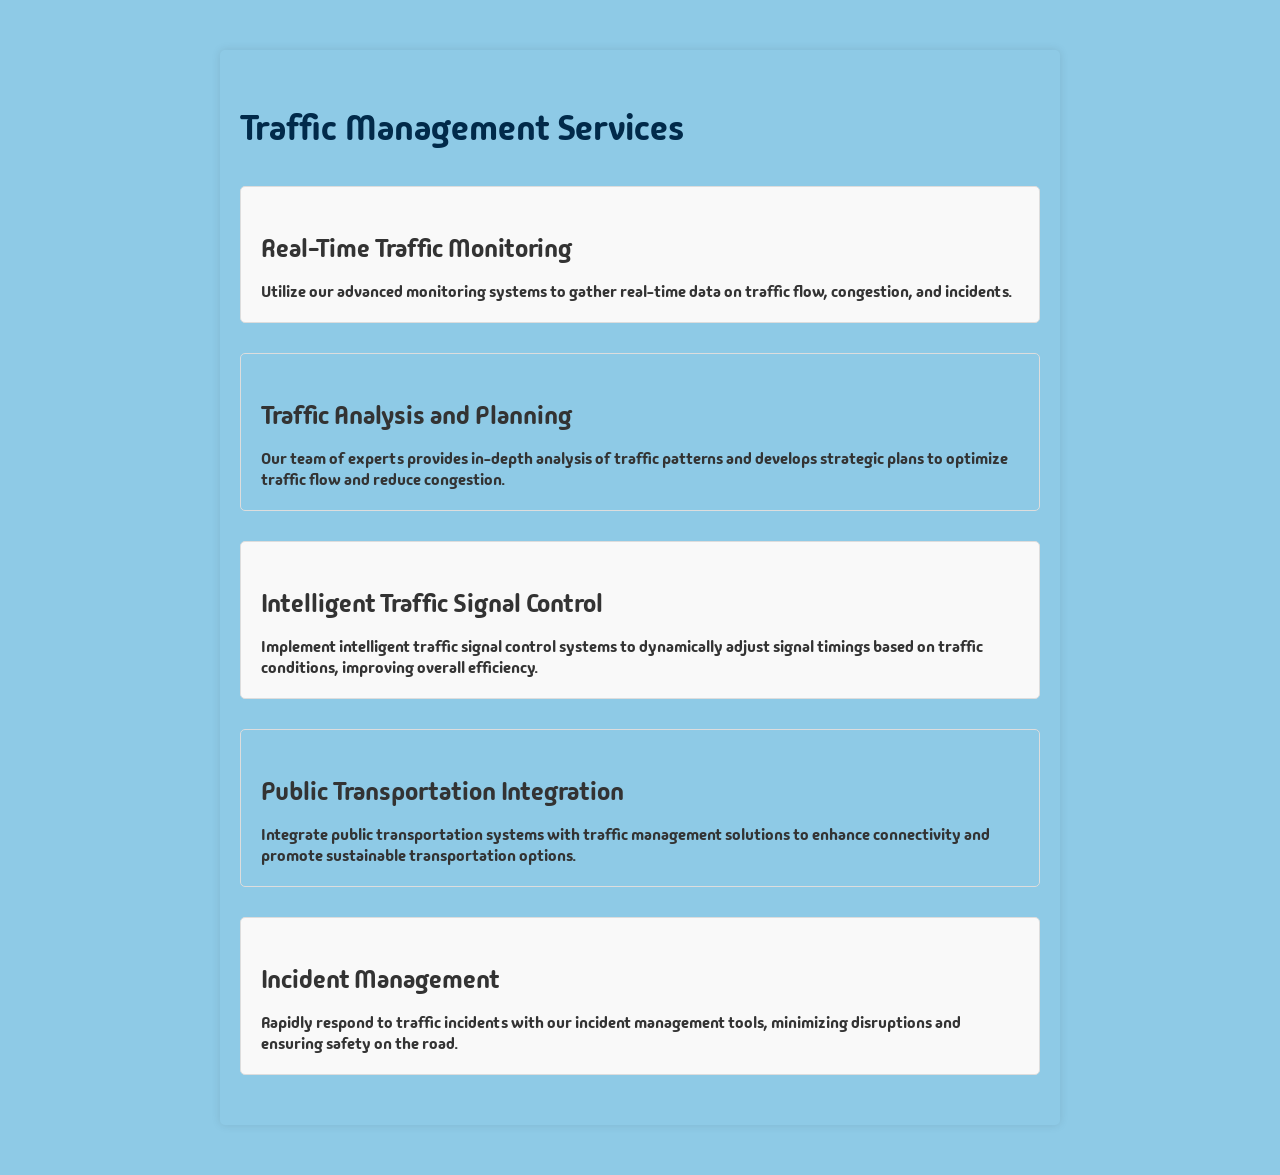
<file: Jambuster/service.html>
<!DOCTYPE html>
<html lang="en">
<head>
<meta charset="UTF-8">
<meta name="viewport" content="width=device-width, initial-scale=1.0">
<title>Traffic Management Services</title>

</head>
<body>
    <link rel="preconnect" href="https://fonts.googleapis.com">
    <link rel="preconnect" href="https://fonts.gstatic.com" crossorigin>
    <link href="https://fonts.googleapis.com/css2?family=Madimi+One&family=Poppins:wght@400;700&family=Roboto:wght@400;700&display=swap" rel="stylesheet">
    <link rel="stylesheet" href="service.css">
<div class="container">
  <p class="traffic">Traffic Management Services</p>
  <div class="service">
    <p class="para">Real-Time Traffic Monitoring</p>
    <p class="normal">Utilize our advanced monitoring systems to gather real-time data on traffic flow, congestion, and incidents.</p>
  </div>
  <div class="service">
    <p class="para">Traffic Analysis and Planning</p>
    <p class="normal">Our team of experts provides in-depth analysis of traffic patterns and develops strategic plans to optimize traffic flow and reduce congestion.</p>
  </div>
  <div class="service">
    <p class="para">Intelligent Traffic Signal Control</p>
    <p class="normal">Implement intelligent traffic signal control systems to dynamically adjust signal timings based on traffic conditions, improving overall efficiency.</p>
  </div>
  <div class="service">
    <p class="para">Public Transportation Integration</p>
    <p class="normal">Integrate public transportation systems with traffic management solutions to enhance connectivity and promote sustainable transportation options.</p>
  </div>
  <div class="service">
    <p class="para">Incident Management</p>
    <p class="normal">Rapidly respond to traffic incidents with our incident management tools, minimizing disruptions and ensuring safety on the road.</p>
  </div>
</div>
</body>
</html>
</file>
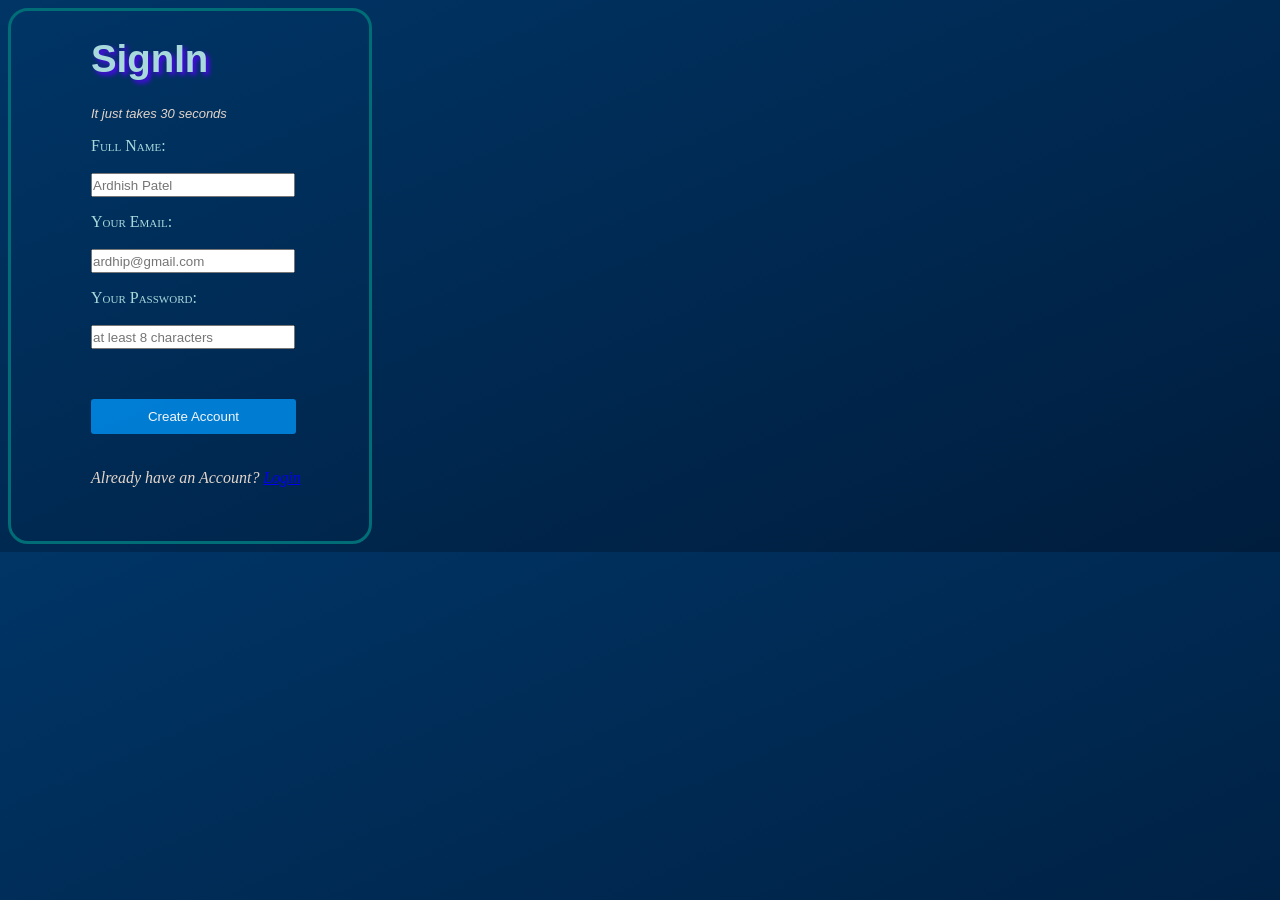
<file: Jambuster/signup.html>
<!DOCTYPE html>
<html lang="en">
<head>
    <meta charset="UTF-8">
    <meta http-equiv="X-UA-Compatible" content="IE=edge">
    <meta name="viewport" content="width=device-width, initial-scale=1.0">
    <title>Signup</title>
    <link rel="stylesheet" href="signup.css">
</head>
<body>

    <div class="outerbox">
        <div class="innerbox">
            <header class="signup">
                <h1>SignIn</h1>
                <p id="b" class="p1">It just takes 30 seconds</p>
            </header>
            <main class="signup-body">
                <form action="#">
                    <p>
                        <p class="fullname"><label for="fullname">Full Name:</label></p>
                        <input type="text" id="fullname" placeholder="Ardhish Patel" required>
                    </p>
                    <p>
                        <p class="fullname"><label for="email">Your Email:</label></p>
                        <input type="email" id="email" placeholder="ardhip@gmail.com" required>
                    </p>
                    <p>
                        <p class="fullname"><label for="password">Your Password:</label></p>
                        <input type="password" id="password" placeholder="at least 8 characters" required>
                    </p>
                    <br>
                    <p class="fullname">
                        <input class="createaccount" type="submit" id="submit" value="Create Account">
                    </p>
                </form>
            </main>
    

            <footer>
                <br>
                <p class="p2">Already have an Account? <a href="#">Login</a> </p>
            </footer>

        </div>
        <div class="circle c1"></div>
        <div class="circle c2"></div>
    </div>
    
</body>
</html>
</file>
<file: Jambuster/styles.css>
body {
    background-color: #012a4a;
    font-family: "Madimi One",sans-serif;
    margin: 0;
    padding: 0;
    display: flex;
    justify-content: center;
    align-items: center;
    height: 100vh;
    padding: 0px;
    margin: 0px;
    background-image: linear-gradient(to bottom right,#012a4a ,#8ECAE6);
} 

.logo {
    color: #fff;
    font-size: 24px;
}

.createaccount{
    font-size: 35px;
    color: #012a4a;
}

.login-container {
    font-family: "Madimi One",sans-serif;
    background-color: #ede2e2;
    padding: 40px;
    border-radius: 8px;
    box-shadow: 0 0 10px rgba(0, 0, 0, 0.1);
    text-align: center;
    justify-content: center;
    background-image: linear-gradient(#8ECAE6,#012a4a);
    /* background-image: linear-gradient(to bottom right,#012a4a ,#8ECAE6); */
}
.ab{
    text-align: left;
    color: #012a4a;
}
.login-container h2 {
    margin-bottom: 20px;
}
input[type="text"],
input[type="email"],
input[type="password"]{

    font-family: "Madimi One",sans-serif;
    width: 93%;
    padding: 10px;
    margin-bottom: 10px;
    border: 1px solid #ccc;
    border-radius: 5px;
}

button {
    font-family: "Madimi One",sans-serif;
    font-size: 19px;
    width: 100%;
    padding: 10px;
    margin-bottom: 10px;
    border: 1px solid #ccc;
    border-radius: 5px;
}

button {
    font-family: "Madimi One",sans-serif;
    background-color: #007bff;
    color: #fff;
    cursor: pointer;
    transition: all 0.3s ease-out;
}


button:hover {
    font-family: "Madimi One",sans-serif;
    background-color: #012a4a;
    text-shadow: 2px 2px black;
    border-radius: 100px;

}

.options {
    font-family: "Madimi One",sans-serif;
    margin-top: 15px;
}

.options a {
    font-family: "Madimi One",sans-serif;
    margin-right: 15px;
    text-decoration: underline;
    color: #8ECAE6;
    text-decoration: none;
    transition: all 0.3s ease-out;
}

.options a:hover {
    font-family: "Madimi One",sans-serif;
    text-decoration: underline;
    color: whitesmoke;
    transform: translateX(-10px);
    /* font-size: 20px; */
}
</file>
<file: Jambuster/aboutus.css>
body {
            font-family: Arial, sans-serif;
            margin: 0;
            padding: 0;
            background-color: #8ECAE6;
        }
        header {
            font-family: "Madimi One", sans-serif;
            background-color: #333;
            color: #fff;
            text-align: center;
            padding: 20px;
            background-color: #012a4a;
        }
        .container {
            font-family: "Madimi One", sans-serif;
            max-width: 800px;
            margin: 20px auto;
            padding: 0 20px;
        }

        p {
            font-family: "Madimi One", sans-serif;
            line-height: 1.6;
        }

        .heading{
            font-family: "Madimi One", sans-serif;
            font-style: bold;
            margin-bottom: 20px;
            font-size: 25px;
        }
        #login-btn{
            background-color: #012a4a;
            color: aliceblue;
            padding: 12px 20px;
            border-radius: 8px;
            transition: all 0.2s ease-in;
            font-family: "Madimi One", sans-serif;
            font-size: 15px;
        }
        #login-btn:hover{
            font-family: "Madimi One", sans-serif;
            border-radius: 8px;
            transform: scale(1.1);
            box-shadow: 1px 1px black;
        }
        .ul {
            list-style-type: none;
            padding-left: 230px;
        }
</file>
<file: Jambuster/ap.css>
* {
    margin: 0;
    padding: 0;
    box-sizing: border-box;
  }
  
  body {
    font-family: Arial, sans-serif;
    background-color: #202c3b;
    color: #fff;
  }
  
  .container {
    width: 90%;
    max-width: 1200px;
    margin: 0 auto;
    padding: 20px;
    display: flex;
    justify-content: space-between;
    align-items: center;
  }
  
  .logo {
    font-size: 30px;
    font-weight: bold;
  }
  
  nav ul {
    list-style-type: none;
  }
  
  nav ul li {
    display: inline;
    margin-right: 20px;
  }
  
  nav ul li a {
    color: #fff;
    font-size: large;
    text-decoration: none;
    padding: 10px 15px;
    border-radius: 5px;
    transition: transform 0.3s ease;
  }
   nav ul li a:hover{
    color: #fff;
    background-color: #8ECAE6;
    text-decoration: none; 
    padding: 10px 15px;
    border-radius: 5px; 
    transform: scale(1.1); 
  }  

  .active{
    color: #fff;
    text-decoration: none;
    padding: 10px 15px;
    border-radius: 5px;
    transition: transform 0.3s ease-in;
  }
  .active:hover{
    transform: scale(1.1);
  }

  .username {
    font-size: 20px;
    font-weight: bold;
    cursor: pointer;
    border-radius: 5px;
    transition: all 0.2s ease-in;
    padding: 10px;
  }
  .username:hover{
    transform: scale(1.1);
    background-color: #8ECAE6;
    color: #012a4a;
    box-shadow: #8ECAE6;
  }

  
  main {
    padding: 40px 20px;
  }
  
  footer {
    background-color: #1f2a35;
    padding: 20px 0;
    text-align: center;
  }

  
  body {
    background-color: #012a4a;
    font-family: "Madimi One",sans-serif;
    
  }
  
  header {
    background-color: #154567;
    color: #fff;
    padding: 20px;
    text-align: center;
  }
  
  main {
    padding: 40px;
    display: flex;
    justify-content: space-between;
    align-items: center;
  }
  
  section {
    flex: 1;
    margin: 20px;
  }
  
  .content {
    padding: 20px;
  }
  
  h2 {
    font-size: 24px;
    margin-bottom: 10px;
  }
  
  .image {
    position: relative;
    cursor: pointer;
    transition: transform 0.3s ease;
  }
  
  .image:hover {
    transform: scale(1.05);
  }
  
  .image img {
    width: 100%;
    border-radius: 10px;
  }
  
  .image:after {
    content: '';
    position: absolute;
    top: 0;
    left: 0;
    right: 0;
    bottom: 0;
    background-color: rgba(0, 0, 0, 0.5);
    border-radius: 10px;
    opacity: 0;
    transition: opacity 0.3s ease;
  }
  
  .image:hover:after {
    opacity: 1;
  }
  
  .image:hover img {
    filter: brightness(75%);
  }  

  /* nav ul li a:hover {
    background-color: #a207a2;
  } */
  
  .interactivemaps{
    font-size: 30px;
    transition: all 0.3s ease;
  }

  .interactivemaps:hover{
    transform: scale(1.1);
    color: #8ECAE6;
    
  }
  .intmap{
    font-size: 20px;
  }

  .Submit{
    padding: 5px;
    border-radius: 8px;
    background-color: #012a4a;
    color: #8ECAE6;
    font-family: "Madimi One",sans-serif;
  }

  #Home{
    font-family: "Madimi One", sans-serif;
    font-size: larger;
    transition: all 0.2s ease-out;
    border-radius: 10px;
    color: #fff;
    background-color: #154567;
    padding: 8px;
    border: 0px;
}
  #Home:hover{
    background-color: #8ECAE6;
    transform: scale(1.2);
    border-radius: 5px;
}
</file>
<file: Jambuster/style.css>
body {
	font-family: Arial, sans-serif;
	background-color: #f2f2f2;
}

h3 {
	text-align: center;
	margin-top: 50px;
	color: #333;
}

.login {
	width: 300px;
	height: 400px;
	background-color: #fff;
	margin: 50px auto;
	padding: 20px;
	box-shadow: 0 0 10px rgba(0,0,0,0.1);
	border-radius: 4px;
}

.register {
	width: 300px;
	height: 300px;
	background-color: #fff;
	margin: 50px auto;
	padding: 20px;
	box-shadow: 0 0 10px rgba(0,0,0,0.1);
	border-radius: 4px;
	display: none;
}

label {
	display: block;
	margin-top: 20px;
}

input[type="text"], input[type="Password"] {
	width: 100%;
	padding: 10px;
	margin-top: 5px;
	border: none;
	border-radius: 4px;
	box-shadow: 0 0 5px rgba(0,0,0,0.1);
}

input[type="button"] {
	width: 100%;
	padding: 10px;
	background-color: #4CAF50;
	color: white;
	border: none;
	border-radius: 4px;
	cursor: pointer;
	margin-top: 20px;
}

input[type="button"]:hover {
	background-color: #45a049;
}

span {
	float: left;
	margin-top: 20px;
}

a {
	float: right;
	margin-top: 20px;
	color: #4CAF50;
	text-decoration: none;
}
</file>
<file: Jambuster/JamBuster.css>
body{
    background-color: #012a4a;
    /* background-image: url("traffic2.png");
    background-repeat: no-repeat;
    background-attachment: fixed;
    background-size: cover;    */
}

.fst{
    padding-right: 1000px;
}

nav {
    display: flex;
    justify-content: space-between;
    align-items: center;
    background-color: #8ECAE6;
    padding: 10px 20px;
}

.logo {
    color: #fff;
    font-size: 24px;
}

nav ul {
    display: flex;
    list-style: none;
    margin: 0;
    padding: 0;
}

nav ul li {
    margin-right: 20px;
}

nav ul li a,
nav ul li button {
    color: #fff;
    background-color: transparent;
    border: none;
    padding: 5px 10px;
    cursor: pointer;
}

nav ul li a:hover,
nav ul li button:hover {
    background-color: #8ECAE6;
    color: #012a4a;
}


/* .background-image::before {
    content: "";
    position: absolute;
    top: 0;
    left: 0;
    width: 100%;
    height: 100%;
    background-color: rgba(0,10,10,10); /* Adjust opacity here */
/* } */ 

/* .navbox{
    font-family: "Madimi One", sans-serif;
    width: 10px;
    height: 200px;
    border: 1px;
    border-color: whitesmoke;
} */

.welcome{
    color: #8ECAE6;
   font-family: "Madimi One", sans-serif;
    text-align: center; 
    padding-top: 10%;
    font-size: 60px;
    transition: all 0.3s ease-out;
}

.welcome:hover {
    font-family: "Madimi One", sans-serif;
	transform: translateY(-10px);
}

.text{
    font-family: "Madimi One", sans-serif;
    font-size: medium;
    font-size: 20px;
    text-align: center;
    align-items: center;
    color: whitesmoke;  
    transition: all 0.3s ease-out;
    justify-content: center;
}

.text:hover{
    font-family: "Madimi One", sans-serif;
	transform: translateY(-10px);
}
.section {
    font-family: "Madimi One", sans-serif;
	display: flex;
	flex-direction: row;
	align-items: center;
	justify-content: center;
	width: 100%;
	height: 100vh;
}

.section-content {
    font-family: "Madimi One", sans-serif;
	display: flex;
	flex-direction: column;
	align-items: flex-start;
	justify-content: center;
	width: 50%;
	padding: 0 5%;
	transition: all 0.5s ease-out;
}

.section-content:hover {
    font-family: "Madimi One", sans-serif;
	transform: translateX(-10px);
}

.section-title {
	font-size: 3rem;
    font-family: "Madimi One", sans-serif;
	margin-bottom: 20px;
	transition: all 0.5s ease-out;
    color: #8ECAE6;
}

.section-title:hover {
    font-family: "Madimi One", sans-serif;
	color: #fff;
	transform: translateY(-10px);
}

.section-description {
    font-family: "Madimi One", sans-serif;
	font-size: 1.2rem;
	transition: all 0.5s ease-out;
}

.section-description:hover {
    font-family: "Madimi One", sans-serif;
	color: #fff;
	transform: translateY(-10px);
}

.section-image {
	display: flex;
	align-items: center;
	justify-content: center;
	overflow: hidden;
	transition: transform .5s;
    border-radius: 8px;
    padding: 40px;
    opacity: 1;
    box-shadow: 0 4px 8px 0 rgba(0, 0, 0, 0.2), 0 6px 20px 0 rgba(0, 0, 0, 0.19);
}
.section-image:hover {
    transform: scale(1.05);
}

#login-btn{
    font-family: "Madimi One", sans-serif;
    font-size: larger;
    transition: all 0.2s ease-out;
    border-radius: 10px;
}
#login-btn:hover{
    transform: scale(1.2);
    border-radius: 10px;
}
#Aboutus{
    font-family: "Madimi One", sans-serif;
    font-size: larger;
    transition: all 0.2s ease-out;
    border-radius: 10px;
}
#Aboutus:hover{
    transform: scale(1.2);
    border-radius: 10px;
}

footer {
    background-color: #8ECAE6;
    color: #012a4a;
    padding: 20px;
    display: flex;
    justify-content: space-between;
    align-items: center;
    flex-wrap: wrap;
  }
  
  footer p {
    margin: 0;
  }
  
  footer ul {
    list-style: none;
    margin: 0;
    padding: 0;
    display: flex;
  }
  
  footer li {
    margin: 0 10px;
  }
  
  footer a {
    color: #fff;
    text-decoration: none;
  }
  .copy{
    font-family: "Madimi One", sans-serif;
  }
  .privacy a{
    color: #012a4a;
    font-family: "Madimi One", sans-serif;
    transition: all 0.2s ease-out;
  }
  .privacy:hover a{
    color: #012a4a;
    font-family: "Madimi One", sans-serif;
    transform: scale(1.05);
  }
</file>
<file: Jambuster/service.css>
body {
    font-family: "Madimi One", sans-serif;
    font-family: Arial, sans-serif;
    background-color: #f0f0f0;
    color: #333;
    margin: 0;
    padding: 0;
    box-sizing: border-box;
    background-color: #8ECAE6;
  }

  .container {
    font-family: "Madimi One", sans-serif;
    max-width: 800px;
    margin: 50px auto;
    padding: 20px;
    border-radius: 5px;
    box-shadow: 0 0 10px rgba(0, 0, 0, 0.1);
  }

  h1 {
    font-family: "Madimi One", sans-serif;
    text-align: center;
    margin-bottom: 30px;
  }

  .service {
    font-family: "Madimi One", sans-serif;
    margin-bottom: 30px;
    padding: 20px;
    border: 1px solid #ddd;
    border-radius: 5px;
  }

  .service h2 {
    font-family: "Madimi One", sans-serif;
    margin-top: 0;
  }

  .service p {
    
    font-family: "Madimi One", sans-serif;
    margin-bottom: 0;
  }

  .service:nth-child(even) {
    font-family: "Madimi One", sans-serif;
    background-color: #f9f9f9;
    color: #333;
  }

  @media (max-width: 768px) {
    .container {
      padding: 10px;
    }

    .service {
      padding: 10px;
    }
  }
.para{
    font-family: "Madimi One", sans-serif;
    font-size: 25px;
}

.traffic{
    font-size: 35px;
    color: #012a4a;
}
</file>
<file: Jambuster/signup.css>
*{
    padding: 0px;
}
#b{
    text-shadow: none;
}

.signup{
    text-shadow: 3px 3px 5px rgb(86, 2, 254) ;
    color:#a8dadc ;
    font-size: larger;
    font-weight: 500;
    font-family: 'Gill Sans', 'Gill Sans MT', Calibri, 'Trebuchet MS', sans-serif;
}

.p1{
    font-size: small;
    font-style: italic;
    color: #e3d5ca;
}
.p2{
    color: #e3d5ca;
    font-style: oblique;
    font-size: rem;
}

/* isme hover karana he */
.createaccount{

    color: whitesmoke;
    border-radius: 3px;
    background-color: rgba(0, 147, 245, 0.792);
    width: 205px;
    height: 35px;
    border: 20px;
}

.fullname{
    color: #a8dadc;
    font-size: medium;
    font-variant: small-caps;
    font-stretch: expanded;
    height: 20px;
    border: #003566;

    
}
.outerbox{
    border: 3px solid #006d77;
    height: 500px;
    width: 350px; 
    /* height: 100%;
    width: 100%; 
    margin: 35%;*/
    border-radius: 20px;
    padding: 0px 8px 30px 0px;    
}

.innerbox{
    padding: 0px 0px 30px 80px;
    
}

body {
    background: linear-gradient(to bottom right,#003566,#001d3d);
    width: 100%;
    height: 100%;

}

#email{
    width: 200px;
    height: 20px;
}

#password{
    width: 200px;
    height: 20px;
}

#fullname{
    width: 200px;
    height: 20px;
}
</file>
